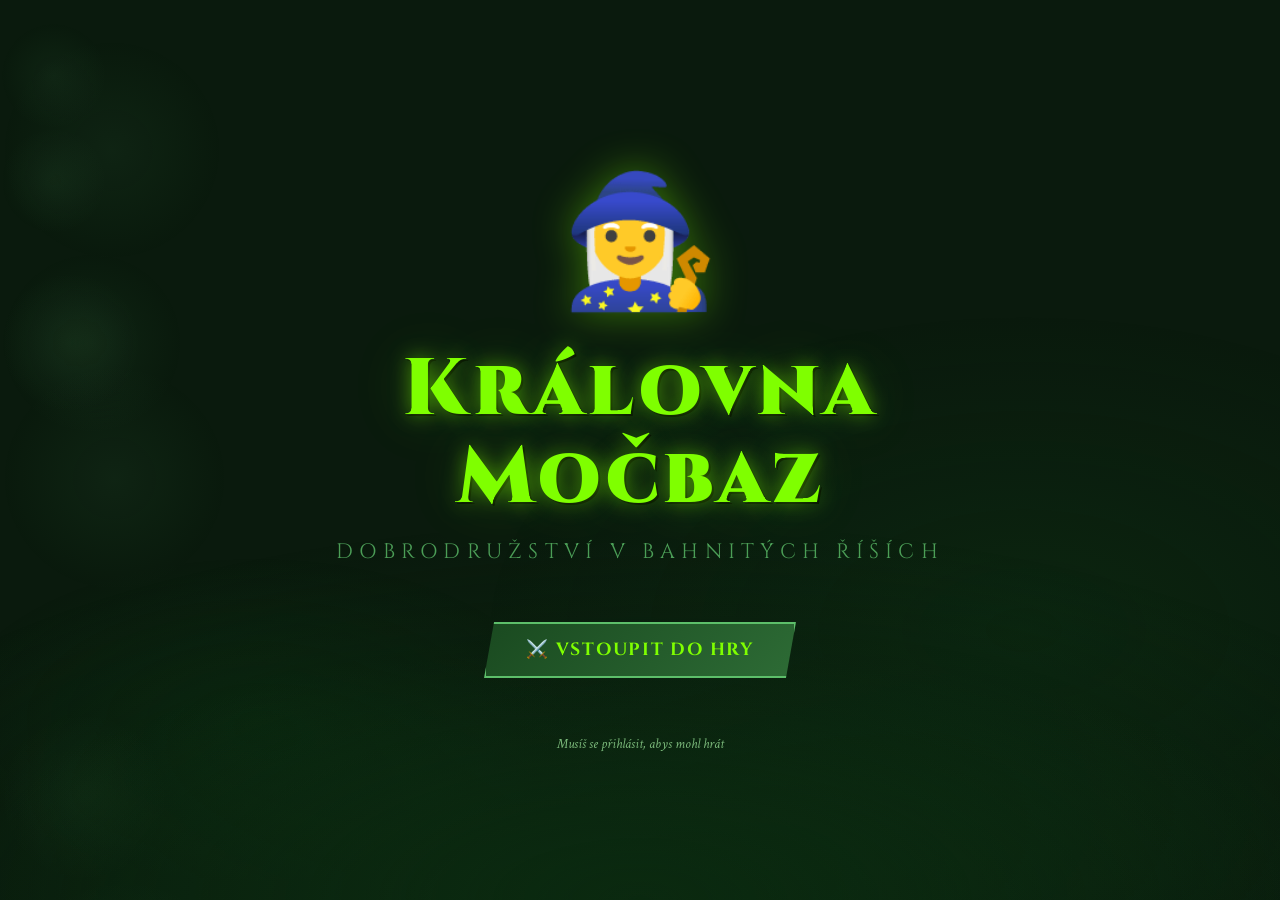
<file: index.html>
<!DOCTYPE html>
<html lang="cs">
<head>
<meta charset="UTF-8">
<meta name="viewport" content="width=device-width, initial-scale=1.0">
<title>Královna Močbaz</title>
<link href="https://fonts.googleapis.com/css2?family=MedievalSharp&family=Cinzel:wght@400;700;900&family=Crimson+Text:ital,wght@0,400;0,600;1,400&display=swap" rel="stylesheet">
<style>
  :root {
    --swamp-dark: #0a1a0d;
    --swamp-deep: #0d2410;
    --swamp-green: #1a4a20;
    --swamp-mid: #2d6b35;
    --swamp-light: #4a9955;
    --swamp-glow: #5dbf6a;
    --poison: #7fff00;
    --poison-dim: #4db800;
    --mud: #3d2b1f;
    --mud-light: #6b4c38;
    --gold: #d4a843;
    --gold-bright: #f0c84a;
    --blood: #8b1a1a;
    --blood-bright: #c0392b;
    --fog: rgba(100,180,100,0.08);
    --text-main: #c8e8c0;
    --text-dim: #7ab87a;
    --shadow: rgba(0,0,0,0.8);
  }

  * { margin:0; padding:0; box-sizing:border-box; }

  body {
    background: var(--swamp-dark);
    color: var(--text-main);
    font-family: 'Crimson Text', Georgia, serif;
    min-height: 100vh;
    overflow-x: hidden;
    position: relative;
  }

  /* Animated swamp background */
  body::before {
    content: '';
    position: fixed; inset: 0;
    background: 
      radial-gradient(ellipse 80% 40% at 50% 100%, rgba(20,80,30,0.4) 0%, transparent 70%),
      radial-gradient(ellipse 40% 30% at 20% 80%, rgba(10,60,20,0.3) 0%, transparent 60%),
      radial-gradient(ellipse 60% 50% at 80% 70%, rgba(15,70,25,0.25) 0%, transparent 70%);
    pointer-events: none;
    z-index: 0;
  }

  /* Floating fog particles */
  .fog-layer {
    position: fixed; inset: 0;
    pointer-events: none;
    z-index: 1;
    overflow: hidden;
  }
  .fog-particle {
    position: absolute;
    border-radius: 50%;
    background: radial-gradient(circle, rgba(100,200,120,0.06) 0%, transparent 70%);
    animation: fogFloat linear infinite;
  }

  @keyframes fogFloat {
    0% { transform: translateX(-100px) translateY(10px); opacity:0; }
    20% { opacity:1; }
    80% { opacity:0.6; }
    100% { transform: translateX(calc(100vw + 100px)) translateY(-20px); opacity:0; }
  }

  #app {
    position: relative;
    z-index: 10;
    min-height: 100vh;
  }

  /* ===== SCREENS ===== */
  .screen {
    display: none;
    min-height: 100vh;
    padding: 20px;
    animation: screenIn 0.6s ease;
  }
  .screen.active { display: flex; flex-direction: column; align-items: center; }

  @keyframes screenIn {
    from { opacity: 0; transform: translateY(20px); }
    to { opacity: 1; transform: translateY(0); }
  }

  /* ===== TITLE SCREEN ===== */
  .title-screen {
    justify-content: center;
    text-align: center;
    background: 
      radial-gradient(ellipse 100% 60% at 50% 100%, rgba(10,40,15,0.8) 0%, transparent 70%);
  }

  .game-title {
    font-family: 'Cinzel', serif;
    font-size: clamp(2.5rem, 8vw, 5rem);
    font-weight: 900;
    color: var(--poison);
    text-shadow: 
      0 0 20px rgba(127,255,0,0.5),
      0 0 60px rgba(127,255,0,0.2),
      2px 2px 0 rgba(0,0,0,0.8);
    letter-spacing: 0.05em;
    line-height: 1.1;
    margin-bottom: 0.2em;
    animation: titlePulse 3s ease-in-out infinite;
  }

  .game-subtitle {
    font-family: 'Cinzel', serif;
    font-size: clamp(0.9rem, 2.5vw, 1.3rem);
    color: var(--swamp-glow);
    letter-spacing: 0.3em;
    text-transform: uppercase;
    margin-bottom: 3rem;
    opacity: 0.8;
  }

  @keyframes titlePulse {
    0%,100% { text-shadow: 0 0 20px rgba(127,255,0,0.5), 0 0 60px rgba(127,255,0,0.2), 2px 2px 0 rgba(0,0,0,0.8); }
    50% { text-shadow: 0 0 30px rgba(127,255,0,0.8), 0 0 100px rgba(127,255,0,0.4), 2px 2px 0 rgba(0,0,0,0.8); }
  }

  .queen-art {
    font-size: 8rem;
    margin: 1rem 0;
    filter: drop-shadow(0 0 20px rgba(127,255,0,0.4));
    animation: queenFloat 4s ease-in-out infinite;
  }

  @keyframes queenFloat {
    0%,100% { transform: translateY(0) rotate(-2deg); }
    50% { transform: translateY(-15px) rotate(2deg); }
  }

  .btn-primary {
    background: linear-gradient(135deg, var(--swamp-green), var(--swamp-mid));
    color: var(--poison);
    border: 2px solid var(--swamp-glow);
    padding: 14px 40px;
    font-family: 'Cinzel', serif;
    font-size: 1.1rem;
    font-weight: 700;
    letter-spacing: 0.1em;
    cursor: pointer;
    clip-path: polygon(10px 0, 100% 0, calc(100% - 10px) 100%, 0 100%);
    transition: all 0.2s;
    text-transform: uppercase;
    margin: 8px;
    position: relative;
    overflow: hidden;
  }

  .btn-primary::before {
    content: '';
    position: absolute; inset: 0;
    background: linear-gradient(135deg, transparent, rgba(127,255,0,0.1));
    opacity: 0;
    transition: opacity 0.2s;
  }

  .btn-primary:hover {
    background: linear-gradient(135deg, var(--swamp-mid), var(--swamp-light));
    transform: translateY(-2px);
    box-shadow: 0 8px 20px rgba(0,0,0,0.5), 0 0 20px rgba(127,255,0,0.2);
  }
  .btn-primary:hover::before { opacity: 1; }
  .btn-primary:active { transform: translateY(0); }

  .btn-danger {
    background: linear-gradient(135deg, var(--blood), #c0392b);
    border-color: #e74c3c;
    color: #ffcccc;
  }
  .btn-danger:hover { background: linear-gradient(135deg, #c0392b, #e74c3c); }

  .btn-gold {
    background: linear-gradient(135deg, #7a5c10, var(--gold));
    border-color: var(--gold-bright);
    color: #1a0f00;
  }
  .btn-gold:hover { background: linear-gradient(135deg, var(--gold), var(--gold-bright)); }

  /* ===== REGISTRATION / LOGIN ===== */
  .auth-card {
    background: linear-gradient(160deg, rgba(15,35,18,0.95), rgba(10,26,13,0.98));
    border: 1px solid var(--swamp-mid);
    border-top: 3px solid var(--swamp-glow);
    padding: 40px;
    max-width: 440px;
    width: 100%;
    box-shadow: 0 20px 60px rgba(0,0,0,0.8), inset 0 1px 0 rgba(93,191,106,0.1);
  }

  .auth-title {
    font-family: 'Cinzel', serif;
    font-size: 1.8rem;
    color: var(--swamp-glow);
    text-align: center;
    margin-bottom: 0.3rem;
  }

  .auth-subtitle {
    text-align: center;
    color: var(--text-dim);
    font-style: italic;
    margin-bottom: 2rem;
    font-size: 0.95rem;
  }

  .form-group {
    margin-bottom: 20px;
  }

  .form-label {
    display: block;
    color: var(--text-dim);
    font-size: 0.85rem;
    letter-spacing: 0.1em;
    text-transform: uppercase;
    margin-bottom: 8px;
    font-family: 'Cinzel', serif;
  }

  .form-input {
    width: 100%;
    background: rgba(10,30,12,0.8);
    border: 1px solid var(--swamp-mid);
    border-bottom: 2px solid var(--swamp-glow);
    color: var(--text-main);
    padding: 12px 16px;
    font-family: 'Crimson Text', serif;
    font-size: 1.1rem;
    outline: none;
    transition: all 0.2s;
  }

  .form-input:focus {
    border-color: var(--poison);
    background: rgba(15,40,18,0.9);
    box-shadow: 0 0 15px rgba(127,255,0,0.1);
  }

  .form-input::placeholder { color: rgba(122,184,122,0.4); }

  .auth-tabs {
    display: flex;
    margin-bottom: 30px;
    border-bottom: 1px solid var(--swamp-mid);
  }

  .auth-tab {
    flex: 1;
    padding: 12px;
    background: none;
    border: none;
    color: var(--text-dim);
    font-family: 'Cinzel', serif;
    font-size: 0.9rem;
    cursor: pointer;
    transition: all 0.2s;
    border-bottom: 2px solid transparent;
    margin-bottom: -1px;
  }

  .auth-tab.active {
    color: var(--swamp-glow);
    border-bottom-color: var(--swamp-glow);
  }

  .error-msg {
    color: #e74c3c;
    font-size: 0.9rem;
    margin-top: 10px;
    text-align: center;
    min-height: 20px;
  }

  .success-msg {
    color: var(--poison);
    font-size: 0.9rem;
    margin-top: 10px;
    text-align: center;
  }

  /* ===== NAME SELECTION ===== */
  .name-card {
    background: linear-gradient(160deg, rgba(15,35,18,0.95), rgba(10,26,13,0.98));
    border: 1px solid var(--swamp-mid);
    border-top: 3px solid var(--gold);
    padding: 40px;
    max-width: 500px;
    width: 100%;
    text-align: center;
  }

  /* ===== GAME SCREEN ===== */
  #gameScreen {
    max-width: 900px;
    width: 100%;
    margin: 0 auto;
  }

  .game-header {
    display: flex;
    justify-content: space-between;
    align-items: center;
    padding: 12px 20px;
    background: rgba(10,26,13,0.9);
    border: 1px solid var(--swamp-mid);
    border-bottom: 2px solid var(--swamp-green);
    margin-bottom: 20px;
    flex-wrap: wrap;
    gap: 10px;
  }

  .player-info {
    display: flex;
    align-items: center;
    gap: 15px;
  }

  .player-name {
    font-family: 'Cinzel', serif;
    color: var(--gold);
    font-size: 1rem;
  }

  .lives-display {
    display: flex;
    gap: 6px;
    align-items: center;
  }

  .life-icon {
    font-size: 1.4rem;
    transition: all 0.3s;
    filter: drop-shadow(0 0 4px rgba(255,100,100,0.5));
  }

  .life-icon.lost {
    filter: grayscale(1) opacity(0.3);
    transform: scale(0.8);
  }

  .lives-label {
    font-size: 0.8rem;
    color: var(--text-dim);
    font-family: 'Cinzel', serif;
    letter-spacing: 0.1em;
  }

  .hp-bar-container {
    display: flex;
    align-items: center;
    gap: 10px;
  }

  .hp-label {
    font-size: 0.8rem;
    color: var(--text-dim);
    font-family: 'Cinzel', serif;
    white-space: nowrap;
  }

  .hp-bar {
    width: 120px;
    height: 12px;
    background: rgba(0,0,0,0.5);
    border: 1px solid var(--swamp-mid);
    border-radius: 2px;
    overflow: hidden;
  }

  .hp-fill {
    height: 100%;
    background: linear-gradient(90deg, var(--blood-bright), #e74c3c);
    transition: width 0.5s ease;
    box-shadow: 0 0 6px rgba(200,50,50,0.5);
  }

  /* Location display */
  .location-banner {
    text-align: center;
    padding: 20px;
    margin-bottom: 20px;
    background: linear-gradient(135deg, rgba(10,30,15,0.8), rgba(15,45,20,0.8));
    border: 1px solid var(--swamp-green);
    position: relative;
    overflow: hidden;
  }

  .location-banner::before {
    content: '';
    position: absolute;
    top: 0; left: 0; right: 0; height: 2px;
    background: linear-gradient(90deg, transparent, var(--swamp-glow), transparent);
    animation: scanline 3s linear infinite;
  }

  @keyframes scanline {
    0% { transform: translateX(-100%); }
    100% { transform: translateX(100%); }
  }

  .location-icon { font-size: 3.5rem; margin-bottom: 8px; display: block; }

  .location-name {
    font-family: 'Cinzel', serif;
    font-size: 1.6rem;
    color: var(--poison);
    text-shadow: 0 0 15px rgba(127,255,0,0.4);
  }

  .location-desc {
    color: var(--text-dim);
    font-style: italic;
    margin-top: 6px;
    font-size: 1rem;
  }

  /* Story box */
  .story-box {
    background: rgba(5,18,8,0.9);
    border: 1px solid var(--swamp-green);
    border-left: 4px solid var(--swamp-glow);
    padding: 20px 24px;
    margin-bottom: 20px;
    font-size: 1.1rem;
    line-height: 1.8;
    color: var(--text-main);
    min-height: 80px;
  }

  .story-text { animation: textReveal 0.5s ease; }

  @keyframes textReveal {
    from { opacity: 0; }
    to { opacity: 1; }
  }

  /* Actions */
  .actions-grid {
    display: grid;
    grid-template-columns: repeat(auto-fill, minmax(200px, 1fr));
    gap: 12px;
    margin-bottom: 20px;
  }

  .action-btn {
    background: linear-gradient(135deg, rgba(15,45,20,0.8), rgba(20,60,25,0.8));
    border: 1px solid var(--swamp-mid);
    color: var(--text-main);
    padding: 14px 18px;
    font-family: 'Crimson Text', serif;
    font-size: 1rem;
    cursor: pointer;
    text-align: left;
    transition: all 0.2s;
    display: flex;
    align-items: center;
    gap: 10px;
  }

  .action-btn:hover {
    background: linear-gradient(135deg, rgba(25,70,30,0.9), rgba(35,90,40,0.9));
    border-color: var(--swamp-glow);
    transform: translateX(4px);
    box-shadow: -4px 0 15px rgba(93,191,106,0.2);
  }

  .action-icon { font-size: 1.4rem; }

  /* Combat screen */
  .combat-arena {
    background: linear-gradient(160deg, rgba(30,5,5,0.9), rgba(15,5,5,0.95));
    border: 2px solid var(--blood);
    padding: 24px;
    margin-bottom: 20px;
    position: relative;
    overflow: hidden;
  }

  .combat-arena::before {
    content: '';
    position: absolute; inset: 0;
    background: repeating-linear-gradient(
      45deg,
      transparent,
      transparent 20px,
      rgba(139,26,26,0.03) 20px,
      rgba(139,26,26,0.03) 40px
    );
    pointer-events: none;
  }

  .enemy-section {
    text-align: center;
    margin-bottom: 20px;
  }

  .enemy-art { font-size: 6rem; animation: enemyFloat 3s ease-in-out infinite; display: inline-block; }
  @keyframes enemyFloat {
    0%,100% { transform: translateY(0) scale(1); filter: drop-shadow(0 0 10px rgba(127,255,0,0.3)); }
    50% { transform: translateY(-10px) scale(1.05); filter: drop-shadow(0 0 25px rgba(127,255,0,0.6)); }
  }

  .enemy-name {
    font-family: 'Cinzel', serif;
    font-size: 1.4rem;
    color: #e74c3c;
    text-shadow: 0 0 15px rgba(200,50,50,0.5);
    margin: 8px 0 4px;
  }

  .enemy-hp-bar {
    width: 100%;
    height: 16px;
    background: rgba(0,0,0,0.5);
    border: 1px solid var(--blood);
    margin: 10px auto;
    max-width: 300px;
    position: relative;
    overflow: hidden;
  }

  .enemy-hp-fill {
    height: 100%;
    background: linear-gradient(90deg, var(--blood), var(--blood-bright));
    transition: width 0.5s ease;
  }

  .combat-log {
    background: rgba(0,0,0,0.4);
    border: 1px solid rgba(139,26,26,0.4);
    padding: 12px 16px;
    font-style: italic;
    color: #ffaaaa;
    margin: 15px 0;
    font-size: 0.95rem;
    min-height: 50px;
    animation: textReveal 0.3s ease;
  }

  .combat-actions {
    display: flex;
    gap: 10px;
    flex-wrap: wrap;
    justify-content: center;
  }

  /* Map */
  .map-grid {
    display: grid;
    grid-template-columns: repeat(3, 1fr);
    gap: 10px;
    margin-bottom: 20px;
  }

  .map-tile {
    background: rgba(10,30,15,0.8);
    border: 1px solid var(--swamp-mid);
    padding: 16px 10px;
    text-align: center;
    cursor: pointer;
    transition: all 0.2s;
    font-family: 'Cinzel', serif;
    font-size: 0.8rem;
    color: var(--text-dim);
  }

  .map-tile:hover:not(.locked) {
    background: rgba(20,55,25,0.9);
    border-color: var(--swamp-glow);
    transform: translateY(-3px);
  }

  .map-tile.current {
    border-color: var(--gold);
    background: rgba(25,60,20,0.9);
    color: var(--gold);
  }

  .map-tile.locked {
    opacity: 0.4;
    cursor: not-allowed;
  }

  .map-tile.boss-tile {
    border-color: var(--blood);
    background: rgba(30,5,5,0.8);
    color: #e74c3c;
  }

  .map-tile.boss-tile:hover {
    background: rgba(50,10,10,0.9);
    border-color: var(--blood-bright);
  }

  .map-icon { font-size: 2rem; display: block; margin-bottom: 6px; }

  /* Modal */
  .modal-overlay {
    display: none;
    position: fixed; inset: 0;
    background: rgba(0,0,0,0.85);
    z-index: 100;
    align-items: center;
    justify-content: center;
    padding: 20px;
  }
  .modal-overlay.active { display: flex; }

  .modal-box {
    background: linear-gradient(160deg, rgba(15,35,18,0.98), rgba(10,26,13,0.99));
    border: 2px solid var(--swamp-glow);
    padding: 40px;
    max-width: 480px;
    width: 100%;
    text-align: center;
    animation: modalIn 0.4s ease;
  }

  .modal-box.danger { border-color: var(--blood); }
  .modal-box.victory { border-color: var(--gold); }

  @keyframes modalIn {
    from { opacity:0; transform: scale(0.8); }
    to { opacity:1; transform: scale(1); }
  }

  .modal-title {
    font-family: 'Cinzel', serif;
    font-size: 2rem;
    margin-bottom: 15px;
  }
  .modal-title.green { color: var(--poison); text-shadow: 0 0 20px rgba(127,255,0,0.5); }
  .modal-title.red { color: #e74c3c; text-shadow: 0 0 20px rgba(200,50,50,0.5); }
  .modal-title.gold { color: var(--gold-bright); text-shadow: 0 0 20px rgba(212,168,67,0.5); }

  .modal-text {
    color: var(--text-dim);
    margin-bottom: 25px;
    line-height: 1.7;
    font-size: 1.05rem;
  }

  /* Section headers */
  .section-title {
    font-family: 'Cinzel', serif;
    color: var(--swamp-glow);
    font-size: 1.1rem;
    letter-spacing: 0.15em;
    text-transform: uppercase;
    margin: 20px 0 12px;
    padding-bottom: 6px;
    border-bottom: 1px solid var(--swamp-green);
  }

  /* Scrollable users list */
  .users-list {
    max-height: 200px;
    overflow-y: auto;
    background: rgba(0,0,0,0.3);
    border: 1px solid var(--swamp-mid);
    padding: 8px;
    margin-bottom: 16px;
  }

  .user-item {
    display: flex;
    justify-content: space-between;
    padding: 8px 12px;
    border-bottom: 1px solid rgba(45,107,53,0.3);
    font-size: 0.95rem;
    color: var(--text-dim);
  }

  .user-item:last-child { border-bottom: none; }
  .user-rank { color: var(--gold); font-family: 'Cinzel', serif; font-size: 0.8rem; }

  /* Status effects */
  .status-bar {
    display: flex;
    gap: 8px;
    margin-bottom: 15px;
    flex-wrap: wrap;
  }

  .status-badge {
    background: rgba(127,255,0,0.15);
    border: 1px solid var(--poison-dim);
    color: var(--poison);
    padding: 4px 10px;
    font-size: 0.78rem;
    font-family: 'Cinzel', serif;
    letter-spacing: 0.05em;
  }

  .status-badge.debuff {
    background: rgba(200,50,50,0.15);
    border-color: var(--blood-bright);
    color: #ff9999;
  }

  /* Tabs for main game */
  .game-tabs {
    display: flex;
    gap: 4px;
    margin-bottom: 20px;
    border-bottom: 2px solid var(--swamp-green);
  }

  .game-tab {
    background: none;
    border: none;
    border-bottom: 3px solid transparent;
    color: var(--text-dim);
    font-family: 'Cinzel', serif;
    font-size: 0.85rem;
    padding: 10px 18px;
    cursor: pointer;
    transition: all 0.2s;
    margin-bottom: -2px;
    letter-spacing: 0.05em;
  }

  .game-tab:hover { color: var(--text-main); }
  .game-tab.active { color: var(--swamp-glow); border-bottom-color: var(--swamp-glow); }

  .tab-content { display: none; }
  .tab-content.active { display: block; }

  /* Chest / reward */
  .reward-item {
    display: flex;
    align-items: center;
    gap: 12px;
    padding: 12px;
    background: rgba(20,60,20,0.3);
    border: 1px solid var(--swamp-mid);
    margin-bottom: 8px;
  }

  .reward-icon { font-size: 1.8rem; }
  .reward-name { font-family: 'Cinzel', serif; font-size: 0.95rem; color: var(--gold); }
  .reward-desc { font-size: 0.85rem; color: var(--text-dim); }

  /* Inventory */
  .inventory-grid {
    display: grid;
    grid-template-columns: repeat(auto-fill, minmax(130px, 1fr));
    gap: 10px;
  }

  .inv-item {
    background: rgba(10,30,15,0.7);
    border: 1px solid var(--swamp-mid);
    padding: 14px 10px;
    text-align: center;
    cursor: pointer;
    transition: all 0.2s;
  }

  .inv-item:hover {
    border-color: var(--gold);
    background: rgba(20,50,20,0.9);
  }

  .inv-icon { font-size: 2rem; display: block; margin-bottom: 6px; }
  .inv-name { font-size: 0.8rem; font-family: 'Cinzel', serif; color: var(--text-dim); }
  .inv-name.equipped { color: var(--gold); }

  /* Progress bar for boss */
  .boss-progress {
    margin: 15px 0;
    padding: 12px;
    background: rgba(30,5,5,0.5);
    border: 1px solid var(--blood);
    text-align: center;
    font-family: 'Cinzel', serif;
    font-size: 0.85rem;
    color: #e74c3c;
  }

  /* Scrollbar */
  ::-webkit-scrollbar { width: 6px; }
  ::-webkit-scrollbar-track { background: rgba(10,26,13,0.5); }
  ::-webkit-scrollbar-thumb { background: var(--swamp-mid); border-radius: 3px; }

  /* Separator */
  .sep {
    border: none;
    border-top: 1px solid var(--swamp-green);
    margin: 20px 0;
    opacity: 0.5;
  }

  /* ===== ADMIN PANEL ===== */
  .admin-panel {
    background: linear-gradient(160deg, rgba(30,20,5,0.98), rgba(20,12,2,0.99));
    border: 2px solid var(--gold);
    padding: 30px;
    max-width: 560px;
    width: 100%;
    max-height: 80vh;
    overflow-y: auto;
  }

  .admin-title {
    font-family: 'Cinzel', serif;
    font-size: 1.6rem;
    color: var(--gold-bright);
    text-shadow: 0 0 20px rgba(240,200,74,0.5);
    text-align: center;
    margin-bottom: 6px;
  }

  .admin-badge {
    display: inline-block;
    background: linear-gradient(135deg, #7a5c10, var(--gold));
    color: #1a0f00;
    font-family: 'Cinzel', serif;
    font-size: 0.7rem;
    font-weight: 700;
    letter-spacing: 0.1em;
    padding: 3px 10px;
    margin-bottom: 20px;
    clip-path: polygon(6px 0, 100% 0, calc(100% - 6px) 100%, 0 100%);
  }

  .admin-user-row {
    display: flex;
    align-items: center;
    gap: 10px;
    padding: 10px 14px;
    background: rgba(10,8,2,0.5);
    border: 1px solid rgba(212,168,67,0.25);
    margin-bottom: 8px;
    flex-wrap: wrap;
  }

  .admin-user-name {
    font-family: 'Cinzel', serif;
    color: var(--gold);
    font-size: 0.95rem;
    flex: 1;
    min-width: 100px;
  }

  .admin-user-stats {
    font-size: 0.8rem;
    color: var(--text-dim);
    flex: 2;
  }

  .admin-input {
    width: 80px;
    background: rgba(10,8,2,0.8);
    border: 1px solid var(--gold);
    color: var(--gold-bright);
    padding: 6px 8px;
    font-family: 'Cinzel', serif;
    font-size: 0.85rem;
    text-align: center;
    outline: none;
  }

  .btn-admin {
    background: linear-gradient(135deg, #5c4010, var(--gold));
    border: 1px solid var(--gold-bright);
    color: #1a0f00;
    padding: 6px 12px;
    font-family: 'Cinzel', serif;
    font-size: 0.75rem;
    cursor: pointer;
    font-weight: 700;
    transition: all 0.15s;
    white-space: nowrap;
  }
  .btn-admin:hover { background: linear-gradient(135deg, var(--gold), var(--gold-bright)); }

  .btn-admin-red {
    background: linear-gradient(135deg, var(--blood), var(--blood-bright));
    border-color: #e74c3c;
    color: #fff;
  }
  .btn-admin-red:hover { background: linear-gradient(135deg, var(--blood-bright), #e74c3c); }

  .btn-admin-green {
    background: linear-gradient(135deg, var(--swamp-green), var(--swamp-mid));
    border-color: var(--swamp-glow);
    color: var(--poison);
  }
  .btn-admin-green:hover { background: linear-gradient(135deg, var(--swamp-mid), var(--swamp-light)); }

  .admin-section-title {
    font-family: 'Cinzel', serif;
    color: var(--gold);
    font-size: 0.85rem;
    letter-spacing: 0.15em;
    text-transform: uppercase;
    margin: 18px 0 10px;
    padding-bottom: 5px;
    border-bottom: 1px solid rgba(212,168,67,0.3);
  }

  .admin-log {
    background: rgba(0,0,0,0.4);
    border: 1px solid rgba(212,168,67,0.2);
    padding: 8px 12px;
    font-size: 0.85rem;
    color: var(--poison);
    margin-top: 12px;
    min-height: 30px;
    font-style: italic;
  }

  /* ===== ANNOUNCE BANNER ===== */
  .announce-banner {
    display: none;
    background: linear-gradient(135deg, rgba(212,168,67,0.15), rgba(240,200,74,0.1));
    border: 1px solid var(--gold);
    border-left: 4px solid var(--gold-bright);
    padding: 12px 18px;
    margin-bottom: 16px;
    font-size: 1rem;
    color: var(--gold-bright);
    animation: screenIn 0.5s ease;
    cursor: pointer;
    position: relative;
  }
  .announce-banner .announce-close {
    position: absolute; top: 8px; right: 12px;
    font-size: 0.8rem; color: var(--text-dim); cursor: pointer;
  }
  .announce-banner.visible { display: block; }

  @keyframes shake {
    0%,100% { transform: translateX(0); }
    20%,60% { transform: translateX(-8px); }
    40%,80% { transform: translateX(8px); }
  }

  .shake { animation: shake 0.4s ease; }

  @keyframes flash-red {
    0%,100% { background: inherit; }
    50% { background: rgba(200,50,50,0.3); }
  }

  @keyframes flash-green {
    0%,100% { background: inherit; }
    50% { background: rgba(50,200,80,0.2); }
  }
</style>
</head>
<body>

<div class="fog-layer" id="fogLayer"></div>

<div id="app">

  <!-- ===== TITLE SCREEN ===== -->
  <div class="screen active title-screen" id="titleScreen">
    <div class="queen-art">🧙‍♀️</div>
    <h1 class="game-title">Královna<br>Močbaz</h1>
    <p class="game-subtitle">Dobrodružství v bahnitých říších</p>
    <div style="display:flex; flex-direction:column; align-items:center; gap:10px;">
      <button class="btn-primary" onclick="showScreen('authScreen')">⚔️ Vstoupit do hry</button>
    </div>
    <p style="margin-top:3rem; color:var(--text-dim); font-style:italic; font-size:0.9rem;">
      Musíš se přihlásit, abys mohl hrát
    </p>
  </div>

  <!-- ===== AUTH SCREEN ===== -->
  <div class="screen" id="authScreen" style="justify-content:center; padding-top:40px;">
    <div class="auth-card">
      <div class="auth-tabs">
        <button class="auth-tab active" onclick="switchTab('login')">Přihlášení</button>
        <button class="auth-tab" onclick="switchTab('register')">Registrace</button>
      </div>

      <div id="loginForm">
        <h2 class="auth-title">🌿 Vstup do bažin</h2>
        <p class="auth-subtitle">Přihlaste se ke svému účtu</p>
        <div class="form-group">
          <label class="form-label">Uživatelské jméno</label>
          <input type="text" class="form-input" id="loginUser" placeholder="Tvoje jméno...">
        </div>
        <div class="form-group">
          <label class="form-label">Heslo</label>
          <input type="password" class="form-input" id="loginPass" placeholder="••••••••">
        </div>
        <div id="loginError" class="error-msg"></div>
        <button class="btn-primary" style="width:100%" onclick="login()">Vstoupit ⚔️</button>
      </div>

      <div id="registerForm" style="display:none">
        <h2 class="auth-title">🌱 Nový dobrodruh</h2>
        <p class="auth-subtitle">Vytvoř si svůj účet</p>
        <div class="form-group">
          <label class="form-label">Uživatelské jméno</label>
          <input type="text" class="form-input" id="regUser" placeholder="Vymysli si jméno...">
        </div>
        <div class="form-group">
          <label class="form-label">Heslo</label>
          <input type="password" class="form-input" id="regPass" placeholder="Alespoň 4 znaky...">
        </div>
        <div class="form-group">
          <label class="form-label">Heslo znovu</label>
          <input type="password" class="form-input" id="regPass2" placeholder="Zopakuj heslo...">
        </div>
        <div id="regError" class="error-msg"></div>
        <div id="regSuccess" class="success-msg"></div>
        <button class="btn-primary" style="width:100%" onclick="register()">Zaregistrovat se 🌿</button>
      </div>

      <hr class="sep">
      <button class="btn-primary" style="width:100%; opacity:0.6" onclick="showScreen('titleScreen')">← Zpět</button>
    </div>
  </div>

  <!-- ===== NAME SELECTION ===== -->
  <div class="screen" id="nameScreen" style="justify-content:center;">
    <div class="name-card">
      <div style="font-size:4rem; margin-bottom:16px;">🏷️</div>
      <h2 style="font-family:'Cinzel',serif; color:var(--gold-bright); font-size:1.8rem; margin-bottom:8px;">Jméno hrdiny</h2>
      <p style="color:var(--text-dim); font-style:italic; margin-bottom:24px;">Jak chceš být znám v říši bažin?</p>
      <div class="form-group">
        <input type="text" class="form-input" id="heroNameInput" placeholder="Zadej jméno svého hrdiny..." maxlength="20" style="text-align:center; font-size:1.3rem;">
      </div>
      <p style="color:var(--text-dim); font-size:0.85rem; margin-bottom:20px;">Toto jméno bude viditelné v síni slávy</p>
      <button class="btn-primary btn-gold" onclick="confirmHeroName()">Vstoupit do bažin ⚔️</button>
    </div>
  </div>

  <!-- ===== MAIN GAME SCREEN ===== -->
  <div class="screen" id="gameScreen">
    <div style="width:100%">
      <div class="game-header">
        <div class="player-info">
          <span class="player-name" id="displayName">Hrdina</span>
          <div class="lives-display">
            <span class="lives-label">ŽIVOTY:</span>
            <span class="life-icon" id="life1">❤️</span>
            <span class="life-icon" id="life2">❤️</span>
            <span class="life-icon" id="life3">❤️</span>
          </div>
        </div>
        <div class="hp-bar-container">
          <span class="hp-label">HP:</span>
          <div class="hp-bar"><div class="hp-fill" id="hpFill" style="width:100%"></div></div>
          <span id="hpText" style="font-size:0.85rem; color:var(--text-dim);">100/100</span>
        </div>
        <div style="display:flex; gap:8px;">
          <button class="btn-primary btn-gold" id="adminBtn" style="padding:8px 16px; font-size:0.8rem; display:none;" onclick="showAdminPanel()">👑 Admin</button>
          <button class="btn-primary" style="padding:8px 16px; font-size:0.8rem;" onclick="showLogout()">Odhlásit</button>
        </div>
      </div>

      <div id="announceBanner" class="announce-banner">
        <span class="announce-close" onclick="dismissAnnounce()">✕ zavřít</span>
        <strong>📢 Správce bažin:</strong> <span id="announceBannerText"></span>
      </div>

      <div class="game-tabs">
        <button class="game-tab active" onclick="switchGameTab('explore')">🗺️ Výprava</button>
        <button class="game-tab" onclick="switchGameTab('inventory')">🎒 Inventář</button>
        <button class="game-tab" onclick="switchGameTab('progress')">📜 Postup</button>
        <button class="game-tab" onclick="switchGameTab('hall')">🏆 Síň slávy</button>
      </div>

      <!-- EXPLORE TAB -->
      <div class="tab-content active" id="tab-explore">
        <div class="location-banner">
          <span class="location-icon" id="locIcon">🌿</span>
          <div class="location-name" id="locName">Temné bažiny</div>
          <div class="location-desc" id="locDesc">Vstupní oblast plná mlhy a nebezpečí</div>
        </div>

        <div class="story-box">
          <div class="story-text" id="storyText">Vítej, hrdino. Temné bažiny tě vítají s vlhkým objetím mlhy. Někde daleko ve středu Močbaz trůní Královna Močbaz, jejíž kletba zahaluje celou říši. Tvým úkolem je projít různými oblastmi a porazit ji.</div>
        </div>

        <div id="statusBar" class="status-bar"></div>

        <div class="actions-grid" id="actionButtons"></div>
      </div>

      <!-- INVENTORY TAB -->
      <div class="tab-content" id="tab-inventory">
        <p class="section-title">⚔️ Vybavení</p>
        <div class="inventory-grid" id="inventoryGrid"></div>
        <hr class="sep">
        <p class="section-title">🧪 Lektvary</p>
        <div class="inventory-grid" id="potionsGrid"></div>
        <p style="color:var(--text-dim); font-style:italic; font-size:0.9rem; margin-top:10px;" id="invNote"></p>
        <hr class="sep">
        <p class="section-title">⚙️ Nastavení postavy</p>
        <div id="renameSection"></div>
      </div>

      <!-- PROGRESS TAB -->
      <div class="tab-content" id="tab-progress">
        <p class="section-title">📍 Mapa světa</p>
        <div class="map-grid" id="worldMap"></div>
        <div class="boss-progress" id="bossProgress"></div>
      </div>

      <!-- HALL OF FAME TAB -->
      <div class="tab-content" id="tab-hall">
        <p class="section-title">🏆 Síň slávy</p>
        <div class="users-list" id="hallList" style="max-height:400px;"></div>
        <p style="color:var(--text-dim); font-style:italic; font-size:0.85rem; margin-top:12px; text-align:center;">Seřazeno podle počtu porážek Královny Močbaz</p>
      </div>
    </div>
  </div>

</div>

<!-- ===== MODALS ===== -->
<div class="modal-overlay" id="combatModal">
  <div class="modal-box danger">
    <div class="combat-arena">
      <div class="enemy-section">
        <span class="enemy-art" id="enemyArt">👾</span>
        <div class="enemy-name" id="enemyName">Nepřítel</div>
        <div class="enemy-hp-bar"><div class="enemy-hp-fill" id="enemyHpFill" style="width:100%"></div></div>
        <span id="enemyHpText" style="font-size:0.85rem; color:#ff9999;"></span>
      </div>
      <div class="combat-log" id="combatLog">Boj začíná...</div>
      <div class="combat-actions">
        <button class="btn-primary" onclick="combatAction('attack')">⚔️ Útok</button>
        <button class="btn-primary" onclick="combatAction('magic')">🔮 Magie</button>
        <button class="btn-primary" onclick="combatAction('potion')" id="combatPotionBtn">🧪 Lektvar</button>
        <button class="btn-primary btn-danger" onclick="combatAction('flee')">💨 Útěk</button>
      </div>
    </div>
  </div>
</div>

<div class="modal-overlay" id="resultModal">
  <div class="modal-box" id="resultBox">
    <div class="modal-title" id="resultTitle">Výsledek</div>
    <div style="font-size:4rem; margin:15px 0;" id="resultIcon">🎉</div>
    <div class="modal-text" id="resultText"></div>
    <button class="btn-primary" id="resultBtn" onclick="closeResult()">Pokračovat</button>
  </div>
</div>

<div class="modal-overlay" id="adminModal">
  <div class="admin-panel">
    <div style="text-align:center; margin-bottom:4px;">
      <div class="admin-title">👑 Admin Panel</div>
      <span class="admin-badge">✦ SPRÁVCE HRY ✦</span>
    </div>

    <!-- SEARCH PLAYER -->
    <div class="admin-section-title">🔍 Najít hráče</div>
    <div style="display:flex; gap:8px; margin-bottom:8px; flex-wrap:wrap; align-items:center;">
      <input type="text" class="admin-input" id="adminSearchInput" placeholder="Jméno hrdiny..." style="width:160px; font-size:0.9rem;">
      <button class="btn-admin" onclick="adminSearchPlayer()">🔍 Hledat</button>
      <button class="btn-admin btn-admin-green" onclick="adminToggleAllPlayers()">👥 Ukázat všechny</button>
    </div>
    <div id="adminPlayerList"></div>

    <!-- GLOBAL ANNOUNCE -->
    <div class="admin-section-title">📢 Globální oznámení</div>
    <div style="margin-bottom:8px;">
      <textarea id="announceInput" style="width:100%; background:rgba(10,8,2,0.8); border:1px solid var(--gold); color:var(--gold-bright); padding:10px; font-family:'Crimson Text',serif; font-size:1rem; resize:vertical; min-height:60px; outline:none;" placeholder="Napiš zprávu pro všechny hráče..."></textarea>
    </div>
    <div style="display:flex; gap:8px; flex-wrap:wrap;">
      <button class="btn-admin btn-admin-green" onclick="adminSendAnnounce()">📢 Odeslat zprávu</button>
      <button class="btn-admin btn-admin-red" onclick="adminClearAnnounce()">🗑 Smazat oznámení</button>
    </div>
    <div id="currentAnnounce" style="margin-top:8px; font-size:0.82rem; color:var(--text-dim); font-style:italic;"></div>

    <!-- GLOBAL ACTIONS -->
    <div class="admin-section-title">⚙️ Globální akce</div>
    <div style="display:flex; gap:8px; flex-wrap:wrap;">
      <button class="btn-admin btn-admin-green" onclick="adminUnlockAllForAll()">🗺️ Odemknout vše všem</button>
      <button class="btn-admin btn-admin-red" onclick="adminResetAllConfirm()">💀 Reset všech hráčů</button>
    </div>

    <div class="admin-log" id="adminLog">Vítej, správče bažin.</div>

    <hr style="border-color:rgba(212,168,67,0.2); margin:20px 0;">
    <button class="btn-primary" style="width:100%; padding:10px;" onclick="document.getElementById('adminModal').classList.remove('active')">Zavřít panel</button>
  </div>
</div>


<div class="modal-overlay" id="renameModal">
  <div class="modal-box">
    <div class="modal-title green">✏️ Změnit jméno hrdiny</div>
    <div class="modal-text" id="renameInfo">Můžeš si změnit jméno hrdiny <strong style="color:var(--gold)">pouze jednou</strong>. Po potvrzení to nelze vrátit zpět.</div>
    <div class="form-group" style="margin:16px 0;">
      <label class="form-label">Nové jméno hrdiny</label>
      <input type="text" class="form-input" id="renameInput" placeholder="Nové jméno..." maxlength="20" style="text-align:center; font-size:1.2rem;">
    </div>
    <div id="renameError" class="error-msg"></div>
    <button class="btn-primary btn-gold" onclick="confirmRename()">✏️ Potvrdit změnu</button>
    <button class="btn-primary" onclick="document.getElementById('renameModal').classList.remove('active')" style="margin-top:4px;">Zrušit</button>
  </div>
</div>

<div class="modal-overlay" id="announceViewModal">
  <div class="modal-box">
    <div style="font-size:3rem; margin-bottom:10px;">📢</div>
    <div class="modal-title gold" style="color:var(--gold-bright);">Zpráva od správce</div>
    <div class="modal-text" id="announceViewText" style="font-size:1.1rem; line-height:1.8; color:var(--text-main);"></div>
    <button class="btn-primary btn-gold" onclick="dismissAnnounce()">Rozumím 👍</button>
  </div>
</div>

<div class="modal-overlay" id="logoutModal">
  <div class="modal-box">
    <div class="modal-title" style="color:var(--text-dim);">Odhlásit se?</div>
    <div class="modal-text">Tvůj postup bude uložen. Vrátíš se na titulní obrazovku.</div>
    <button class="btn-primary btn-danger" onclick="logout()">Odhlásit ⬅</button>
    <button class="btn-primary" onclick="document.getElementById('logoutModal').classList.remove('active')">Zrušit</button>
  </div>
</div>

<script>
// ==================== ADMIN ACCOUNTS ====================
const ADMIN_ACCOUNTS = ['Tomik', 'TomasekPlays', 'tomik', 'tomasekplays'];
function isAdmin(username) { return ADMIN_ACCOUNTS.includes(username); }

// ==================== DATA ====================

const LOCATIONS = [
  { id:'swamp',  name:'Temné bažiny',     icon:'🌿', desc:'Vstupní oblast plná mlhy a nebezpečí',          enemies:['Bahenní netvor','Jedovatá žába','Blátivý golem'], bossRequired:0 },
  { id:'forest', name:'Prokletý les',      icon:'🌲', desc:'Husté stromy skrývají temná stvoření',           enemies:['Lesní duch','Vlk stínů','Stromový démon'],    bossRequired:1 },
  { id:'cave',   name:'Jeskyně hrůzy',     icon:'⛰️', desc:'Temná jeskyně plná kostí a tmy',               enemies:['Jeskyňní troll','Netopýří kníže','Kamenný golem'], bossRequired:2 },
  { id:'island', name:'Ostrov zapomnění',  icon:'🏝️', desc:'Tajemný ostrov uprostřed bažin',               enemies:['Mořský drak','Duch ostrova','Stínový rytíř'],  bossRequired:3 },
  { id:'ruins',  name:'Zříceniny prokletí',icon:'🏚️', desc:'Zbytky staré pevnosti zla',                    enemies:['Přízrak vojáka','Kletebný mág','Rytíř tmy'],   bossRequired:4 },
  { id:'palace', name:'Palác Močbaz',      icon:'🏰', desc:'Sídlo samotné Královny Močbaz',                 enemies:['Strážce trůnu','Temný rytíř'], isBoss:true,    bossRequired:5 },
];

const ENEMIES_DATA = {
  'Bahenní netvor':   { icon:'🐸', hp:40,  dmg:[8,15],  reward:{gold:15, xp:20, chance:0.3} },
  'Jedovatá žába':    { icon:'🐊', hp:30,  dmg:[6,12],  reward:{gold:10, xp:15, chance:0.4} },
  'Blátivý golem':    { icon:'🪨', hp:55,  dmg:[12,20], reward:{gold:20, xp:30, chance:0.25} },
  'Lesní duch':       { icon:'👻', hp:50,  dmg:[10,18], reward:{gold:18, xp:25, chance:0.35} },
  'Vlk stínů':        { icon:'🐺', hp:60,  dmg:[14,22], reward:{gold:22, xp:35, chance:0.3} },
  'Stromový démon':   { icon:'🌳', hp:70,  dmg:[16,25], reward:{gold:28, xp:45, chance:0.2} },
  'Jeskyňní troll':   { icon:'👹', hp:75,  dmg:[18,28], reward:{gold:30, xp:50, chance:0.3} },
  'Netopýří kníže':   { icon:'🦇', hp:65,  dmg:[15,24], reward:{gold:25, xp:40, chance:0.35} },
  'Kamenný golem':    { icon:'⚙️', hp:90,  dmg:[20,30], reward:{gold:35, xp:60, chance:0.2} },
  'Mořský drak':      { icon:'🐉', hp:100, dmg:[22,35], reward:{gold:45, xp:75, chance:0.25} },
  'Duch ostrova':     { icon:'🌊', hp:80,  dmg:[18,28], reward:{gold:35, xp:60, chance:0.3} },
  'Stínový rytíř':    { icon:'⚔️', hp:95,  dmg:[25,38], reward:{gold:50, xp:80, chance:0.2} },
  'Přízrak vojáka':   { icon:'💀', hp:85,  dmg:[22,32], reward:{gold:40, xp:70, chance:0.25} },
  'Kletebný mág':     { icon:'🔮', hp:90,  dmg:[20,35], reward:{gold:45, xp:80, chance:0.3} },
  'Rytíř tmy':        { icon:'🛡️', hp:110, dmg:[28,40], reward:{gold:55, xp:90, chance:0.2} },
  'Strážce trůnu':    { icon:'👑', hp:120, dmg:[30,45], reward:{gold:60, xp:100, chance:0.15} },
  'Temný rytíř':      { icon:'⚔️', hp:130, dmg:[32,48], reward:{gold:70, xp:110, chance:0.15} },
  'Královna Močbaz':  { icon:'🧙‍♀️', hp:200, dmg:[35,55], reward:{gold:200, xp:500, chance:1}, isBoss:true },
};

const ITEMS = [
  { id:'sword',    name:'Rezavý meč',     icon:'⚔️',  type:'weapon', bonus:5,  desc:'Základní zbraň (+5 útok)' },
  { id:'axe',      name:'Bahenní sekera', icon:'🪓',  type:'weapon', bonus:12, desc:'Pevná sekera (+12 útok)' },
  { id:'staff',    name:'Kouzelnická hůl',icon:'🔮',  type:'weapon', bonus:15, desc:'Magická hůl (+15 útok)' },
  { id:'shield',   name:'Prohnilý štít',  icon:'🛡️',  type:'armor',  bonus:8,  desc:'Chrání před zásahy (+8 obrana)' },
  { id:'armor',    name:'Bahenní brnění', icon:'🦺',  type:'armor',  bonus:15, desc:'Pevné brnění (+15 obrana)' },
  { id:'amulet',   name:'Amulet bažiny',  icon:'📿',  type:'amulet', bonus:10, desc:'Magický amulet (+10 HP max)' },
];

const POTIONS = [
  { id:'hpSmall',  name:'Malý lektvar HP',   icon:'🧪', heal:30,  buy:20 },
  { id:'hpBig',    name:'Velký lektvar HP',   icon:'⚗️', heal:60,  buy:40 },
  { id:'antidote', name:'Protijed',           icon:'💉', effect:'clearPoison', buy:25 },
];

// ==================== STATE ====================
let state = {
  users: JSON.parse(localStorage.getItem('mocbaz_users') || '{}'),
  currentUser: null,
};

function getPlayerData(username) {
  if (!state.users[username]) return null;
  return state.users[username].playerData || null;
}

function savePlayerData(data) {
  state.users[state.currentUser].playerData = data;
  localStorage.setItem('mocbaz_users', JSON.stringify(state.users));
}

function defaultPlayerData(heroName) {
  return {
    heroName,
    nameChanged: false,
    hp: 100, maxHp: 100,
    attack: 15, defense: 5,
    gold: 50, xp: 0, level: 1,
    lives: 3,
    inventory: ['sword'],
    equipped: { weapon: 'sword', armor: null, amulet: null },
    potions: ['hpSmall', 'hpSmall'],
    defeatedBosses: 0,
    defeatedEnemies: 0,
    currentLocation: 'swamp',
    visitedLocations: ['swamp'],
    statusEffects: [],
    wins: 0,
  };
}

let player = null;
let combat = null;

// ==================== UI UTILS ====================
function showScreen(id) {
  document.querySelectorAll('.screen').forEach(s => s.classList.remove('active'));
  document.getElementById(id).classList.add('active');
}

function switchTab(tab) {
  document.querySelectorAll('.auth-tab').forEach(t => t.classList.remove('active'));
  event.target.classList.add('active');
  document.getElementById('loginForm').style.display = tab === 'login' ? 'block' : 'none';
  document.getElementById('registerForm').style.display = tab === 'register' ? 'block' : 'none';
}

function switchGameTab(tab) {
  document.querySelectorAll('.game-tab').forEach(t => t.classList.remove('active'));
  event.target.classList.add('active');
  document.querySelectorAll('.tab-content').forEach(c => c.classList.remove('active'));
  document.getElementById('tab-' + tab).classList.add('active');
  if (tab === 'inventory') renderInventory();
  if (tab === 'progress') renderProgress();
  if (tab === 'hall') renderHallOfFame();
}

// ==================== AUTH ====================
function register() {
  const u = document.getElementById('regUser').value.trim();
  const p = document.getElementById('regPass').value;
  const p2 = document.getElementById('regPass2').value;
  const err = document.getElementById('regError');
  const suc = document.getElementById('regSuccess');
  err.textContent = ''; suc.textContent = '';
  if (!u || u.length < 3) { err.textContent = 'Jméno musí mít alespoň 3 znaky.'; return; }
  if (!p || p.length < 4) { err.textContent = 'Heslo musí mít alespoň 4 znaky.'; return; }
  if (p !== p2) { err.textContent = 'Hesla se neshodují.'; return; }
  if (state.users[u]) { err.textContent = 'Toto jméno je již obsazeno.'; return; }
  state.users[u] = { password: btoa(p), playerData: null };
  localStorage.setItem('mocbaz_users', JSON.stringify(state.users));
  suc.textContent = '✅ Registrace úspěšná! Nyní se přihlaste.';
}

function login() {
  const u = document.getElementById('loginUser').value.trim();
  const p = document.getElementById('loginPass').value;
  const err = document.getElementById('loginError');
  err.textContent = '';
  if (!state.users[u]) { err.textContent = 'Uživatel neexistuje.'; return; }
  if (state.users[u].password !== btoa(p)) { err.textContent = 'Špatné heslo.'; return; }
  state.currentUser = u;
  player = getPlayerData(u);
  if (!player) {
    showScreen('nameScreen');
  } else {
    startGame();
  }
}

function confirmHeroName() {
  const n = document.getElementById('heroNameInput').value.trim();
  if (!n || n.length < 2) { alert('Zadej jméno (alespoň 2 znaky)!'); return; }
  player = defaultPlayerData(n);
  savePlayerData(player);
  startGame();
}

function logout() {
  savePlayerData(player);
  state.currentUser = null;
  player = null;
  document.getElementById('logoutModal').classList.remove('active');
  showScreen('titleScreen');
}

function showLogout() { document.getElementById('logoutModal').classList.add('active'); }

// ==================== GAME ====================
function startGame() {
  document.getElementById('displayName').textContent = `⚔️ ${player.heroName}`;
  const adminBtn = document.getElementById('adminBtn');
  if (isAdmin(state.currentUser)) {
    adminBtn.style.display = 'inline-block';
    document.getElementById('displayName').textContent = `👑 ${player.heroName} [ADMIN]`;
  } else {
    adminBtn.style.display = 'none';
  }
  updateHpBar();
  updateLives();
  renderLocation();
  checkAnnouncement();
  showScreen('gameScreen');
}

function renderLocation() {
  const loc = LOCATIONS.find(l => l.id === player.currentLocation);
  document.getElementById('locIcon').textContent = loc.icon;
  document.getElementById('locName').textContent = loc.name;
  document.getElementById('locDesc').textContent = loc.desc;
  renderActions();
  renderStatusEffects();
}

function setStory(text) {
  const el = document.getElementById('storyText');
  el.textContent = text;
  el.classList.remove('story-text');
  void el.offsetWidth;
  el.classList.add('story-text');
}

function renderActions() {
  const loc = LOCATIONS.find(l => l.id === player.currentLocation);
  const buttons = [];

  if (loc.isBoss) {
    if (player.defeatedBosses >= loc.bossRequired) {
      buttons.push({ icon:'🔮', text:'Vyzvat Královnu Močbaz', fn:'startBossFight()' });
    }
    buttons.push({ icon:'🚶', text:'Odejít zpět', fn:'goBack()' });
  } else {
    buttons.push({ icon:'⚔️', text:'Hledat nepřítele', fn:'searchEnemy()' });
    buttons.push({ icon:'🔍', text:'Prozkoumat okolí', fn:'explore()' });
    buttons.push({ icon:'🛒', text:'Obchodník', fn:'openShop()' });
    if (player.currentLocation !== 'swamp') {
      buttons.push({ icon:'🚶', text:'Vrátit se zpět', fn:'goBack()' });
    }
    // Travel buttons
    LOCATIONS.forEach(nextLoc => {
      if (nextLoc.id !== player.currentLocation && player.defeatedBosses >= nextLoc.bossRequired) {
        buttons.push({ icon:nextLoc.icon, text:`Cestovat: ${nextLoc.name}`, fn:`travelTo('${nextLoc.id}')` });
      }
    });
  }

  document.getElementById('actionButtons').innerHTML = buttons.map(b =>
    `<button class="action-btn" onclick="${b.fn}">
      <span class="action-icon">${b.icon}</span> ${b.text}
    </button>`
  ).join('');
}

function renderStatusEffects() {
  const bar = document.getElementById('statusBar');
  if (!player.statusEffects || player.statusEffects.length === 0) { bar.innerHTML = ''; return; }
  bar.innerHTML = player.statusEffects.map(e => 
    `<span class="status-badge ${e.type === 'buff' ? '' : 'debuff'}">${e.icon} ${e.name} (${e.turns})</span>`
  ).join('');
}

function travelTo(locId) {
  player.currentLocation = locId;
  if (!player.visitedLocations.includes(locId)) player.visitedLocations.push(locId);
  const loc = LOCATIONS.find(l => l.id === locId);
  setStory(`Přicestoval jsi do oblasti ${loc.name}. ${loc.desc}.`);
  renderLocation();
  savePlayerData(player);
}

function goBack() {
  const idx = LOCATIONS.findIndex(l => l.id === player.currentLocation);
  if (idx > 0) {
    travelTo(LOCATIONS[idx - 1].id);
  }
}

function explore() {
  const discoveries = [
    '🌿 Nalezl jsi stará runa s legendou o Královně Močbaz...',
    '💰 Mezi kořeny stromu jsi našel pytlík zlata! (+25 zlatých)',
    '🧪 Starý mudrc ti dal lektvar za pomoc. (+1 lektvar HP)',
    '🗡️ Poblíž jsi nalezl skrytou zbraň z minulých bitev.',
    '💀 Nic jsi nenašel, jen kosti minulých dobrodruhů...',
    '🌙 Temné kouzlo tě trochu poškodilo! (-10 HP)',
    '✨ Magické světlušky tě uzdravily trochu! (+15 HP)',
    '📜 Starobylý svitek odhalil slabinu nepřátel v této oblasti.',
  ];
  const pick = discoveries[Math.floor(Math.random() * discoveries.length)];
  if (pick.includes('+25 zlatých')) player.gold += 25;
  if (pick.includes('+1 lektvar')) player.potions.push('hpSmall');
  if (pick.includes('-10 HP')) { player.hp = Math.max(1, player.hp - 10); updateHpBar(); }
  if (pick.includes('+15 HP')) { player.hp = Math.min(player.maxHp, player.hp + 15); updateHpBar(); }
  setStory(pick);
  savePlayerData(player);
}

// ==================== COMBAT ====================
function searchEnemy() {
  const loc = LOCATIONS.find(l => l.id === player.currentLocation);
  const enemyName = loc.enemies[Math.floor(Math.random() * loc.enemies.length)];
  startCombat(enemyName);
}

function startBossFight() {
  startCombat('Královna Močbaz', true);
}

function startCombat(enemyName, isBoss = false) {
  const eData = ENEMIES_DATA[enemyName];
  combat = {
    enemyName,
    isBoss,
    enemyHp: eData.hp,
    enemyMaxHp: eData.hp,
    eData,
    turn: 0,
    fled: false,
  };
  document.getElementById('enemyArt').textContent = eData.icon;
  document.getElementById('enemyName').textContent = enemyName;
  updateEnemyHp();
  document.getElementById('combatLog').textContent = `${eData.icon} ${enemyName} se zjevuje! Připrav se na boj!`;
  document.getElementById('combatModal').classList.add('active');
  document.getElementById('combatPotionBtn').disabled = player.potions.length === 0;
}

function updateEnemyHp() {
  const pct = Math.max(0, (combat.enemyHp / combat.enemyMaxHp) * 100);
  document.getElementById('enemyHpFill').style.width = pct + '%';
  document.getElementById('enemyHpText').textContent = `${Math.max(0, combat.enemyHp)} / ${combat.enemyMaxHp} HP`;
}

function updateHpBar() {
  const pct = Math.max(0, (player.hp / player.maxHp) * 100);
  document.getElementById('hpFill').style.width = pct + '%';
  document.getElementById('hpText').textContent = `${player.hp}/${player.maxHp}`;
}

function updateLives() {
  for (let i = 1; i <= 3; i++) {
    const el = document.getElementById('life' + i);
    el.classList.toggle('lost', i > player.lives);
  }
}

function combatAction(action) {
  if (!combat) return;
  let log = '';
  const weaponBonus = player.equipped.weapon ? (ITEMS.find(it => it.id === player.equipped.weapon)?.bonus || 0) : 0;
  const armorBonus = player.equipped.armor ? (ITEMS.find(it => it.id === player.equipped.armor)?.bonus || 0) : 0;

  if (action === 'attack') {
    const base = player.attack + weaponBonus;
    const dmg = Math.floor(Math.random() * (base * 0.5) + base * 0.75);
    combat.enemyHp -= dmg;
    log = `⚔️ Zaútočil jsi za ${dmg} poškození!`;
  } else if (action === 'magic') {
    const magicDmg = Math.floor(Math.random() * 25) + 20;
    combat.enemyHp -= magicDmg;
    log = `🔮 Magický výboj zasáhl za ${magicDmg} poškození!`;
  } else if (action === 'potion') {
    if (player.potions.length === 0) { document.getElementById('combatLog').textContent = '❌ Žádné lektvary nemáš!'; return; }
    const potionId = player.potions.shift();
    const potion = POTIONS.find(p => p.id === potionId);
    player.hp = Math.min(player.maxHp, player.hp + (potion.heal || 0));
    updateHpBar();
    document.getElementById('combatPotionBtn').disabled = player.potions.length === 0;
    log = `🧪 Vypil jsi ${potion.name}! +${potion.heal} HP`;
  } else if (action === 'flee') {
    if (combat.isBoss) { document.getElementById('combatLog').textContent = '👑 Před Královnou Močbaz nelze utéct!'; return; }
    if (Math.random() > 0.4) {
      combat.fled = true;
      document.getElementById('combatModal').classList.remove('active');
      setStory('💨 Podařilo se ti utéct! Naštěstí jsi ztratil jen trochu dechu.');
      savePlayerData(player);
      return;
    } else {
      log = '💨 Pokusil ses utéct, ale nepodařilo se!';
    }
  }

  updateEnemyHp();

  if (combat.enemyHp <= 0) {
    // Victory
    document.getElementById('combatModal').classList.remove('active');
    winCombat();
    return;
  }

  // Enemy attacks
  const [minD, maxD] = combat.eData.dmg;
  const rawDmg = Math.floor(Math.random() * (maxD - minD + 1)) + minD;
  const finalDmg = Math.max(1, rawDmg - armorBonus);
  player.hp -= finalDmg;
  updateHpBar();
  log += ` | ${combat.eData.icon} ${combat.enemyName} tě zasáhl za ${finalDmg} poškození!`;

  document.getElementById('combatLog').textContent = log;

  if (player.hp <= 0) {
    document.getElementById('combatModal').classList.remove('active');
    loseCombat();
  }
}

function winCombat() {
  const eData = combat.eData;
  const goldGain = eData.reward.gold + Math.floor(Math.random() * 10);
  const xpGain = eData.reward.xp;
  player.gold += goldGain;
  player.xp += xpGain;
  player.defeatedEnemies++;
  player.hp = Math.min(player.maxHp, player.hp + 20); // small heal
  updateHpBar();

  let extra = '';
  if (Math.random() < eData.reward.chance) {
    const randomItem = ITEMS[Math.floor(Math.random() * ITEMS.length)];
    if (!player.inventory.includes(randomItem.id)) {
      player.inventory.push(randomItem.id);
      extra = `\n🎁 Získal jsi: ${randomItem.icon} ${randomItem.name}!`;
    }
  }

  // Random potion drop
  if (Math.random() < 0.3) {
    player.potions.push('hpSmall');
    extra += '\n🧪 Nalezl jsi lektvar HP!';
  }

  if (combat.isBoss) {
    player.defeatedBosses++;
    player.wins++;
    savePlayerData(player);
    savePlayerData(player);
    showResult('victory', '👑 KRÁLOVNA PORAŽENA!', `Neuvěřitelné! Porazil jsi Královnu Močbaz!\n+${goldGain} 💰 zlato | +${xpGain} ⭐ XP${extra}\n\nJsi legendou bažin!`, '🏆');
    updateLeaderboard();
  } else {
    savePlayerData(player);
    showResult('win', '⚔️ Vítězství!', `Porazil jsi ${combat.enemyName}!\n+${goldGain} 💰 zlato | +${xpGain} ⭐ XP${extra}`, '🎉');
  }
}

function loseCombat() {
  player.hp = Math.floor(player.maxHp * 0.4); // restore some HP
  player.lives--;
  updateLives();
  updateHpBar();

  if (player.lives <= 0) {
    // Game over
    player.lives = 3;
    player.hp = player.maxHp;
    player.gold = Math.floor(player.gold * 0.5);
    player.currentLocation = 'swamp';
    updateLives();
    updateHpBar();
    savePlayerData(player);
    showResult('death', '💀 Hra skončena!', 'Ztratil jsi všechny životy...\nZbývá ti 50% zlata a začínáš znovu od začátku bažin.\n\nAle tvůj příběh pokračuje!', '💀');
  } else {
    savePlayerData(player);
    showResult('lose', `❤️ Zbývá ti ${player.lives} ${player.lives === 1 ? 'život' : player.lives < 5 ? 'životy' : 'životů'}`, 
      `Byl jsi poražen! Opravné kolo: zbývá ti ${player.lives} ${player.lives === 1 ? 'šance' : 'šance'}.\nObdržel jsi trochu HP zpět.`, '💔');
  }
}

function showResult(type, title, text, icon) {
  const box = document.getElementById('resultBox');
  const t = document.getElementById('resultTitle');
  box.className = 'modal-box';
  if (type === 'victory' || type === 'win') { box.classList.add('victory'); t.className = 'modal-title gold'; }
  else if (type === 'death' || type === 'lose') { box.classList.add('danger'); t.className = 'modal-title red'; }
  else { t.className = 'modal-title green'; }
  t.textContent = title;
  document.getElementById('resultIcon').textContent = icon;
  document.getElementById('resultText').textContent = text;
  document.getElementById('resultModal').classList.add('active');
}

function closeResult() {
  document.getElementById('resultModal').classList.remove('active');
  renderLocation();
  renderActions();
}

// ==================== SHOP ====================
function openShop() {
  const items = ITEMS.filter(it => !player.inventory.includes(it.id));
  const potions = POTIONS;
  
  let html = `<div style="font-family:'Cinzel',serif; color:var(--gold); font-size:1.2rem; margin-bottom:12px;">🛒 Obchodník bažin</div>
  <p style="color:var(--text-dim); margin-bottom:16px; font-style:italic;">Zlato: 💰 ${player.gold}</p>`;
  
  if (items.length > 0) {
    html += '<p style="color:var(--swamp-glow); font-size:0.85rem; margin-bottom:10px;">VYBAVENÍ:</p>';
    items.forEach(it => {
      const price = 30 + it.bonus * 3;
      html += `<div class="reward-item" style="cursor:pointer; margin-bottom:8px;" onclick="buyItem('${it.id}', ${price})">
        <span class="reward-icon">${it.icon}</span>
        <div><div class="reward-name">${it.name}</div><div class="reward-desc">${it.desc} | 💰 ${price} zlata</div></div>
      </div>`;
    });
  }
  
  html += '<p style="color:var(--swamp-glow); font-size:0.85rem; margin:16px 0 10px;">LEKTVARY:</p>';
  potions.forEach(p => {
    html += `<div class="reward-item" style="cursor:pointer; margin-bottom:8px;" onclick="buyPotion('${p.id}')">
      <span class="reward-icon">${p.icon}</span>
      <div><div class="reward-name">${p.name}</div><div class="reward-desc">Léčí ${p.heal} HP | 💰 ${p.buy} zlata</div></div>
    </div>`;
  });
  
  setStory('');
  document.getElementById('storyText').innerHTML = html + `<button class="btn-primary" style="margin-top:16px" onclick="renderLocation()">Zavřít obchod</button>`;
}

function buyItem(itemId, price) {
  if (player.gold < price) { setStory('❌ Nemáš dost zlata!'); return; }
  if (player.inventory.includes(itemId)) { setStory('✅ Tuto věc již vlastníš!'); return; }
  player.gold -= price;
  player.inventory.push(itemId);
  const it = ITEMS.find(i => i.id === itemId);
  setStory(`✅ Koupil jsi ${it.icon} ${it.name}! Zbývá ti 💰 ${player.gold} zlata.`);
  savePlayerData(player);
}

function buyPotion(potionId) {
  const p = POTIONS.find(p => p.id === potionId);
  if (player.gold < p.buy) { setStory('❌ Nemáš dost zlata!'); return; }
  player.gold -= p.buy;
  player.potions.push(potionId);
  setStory(`✅ Koupil jsi ${p.icon} ${p.name}! Zbývá ti 💰 ${player.gold} zlata.`);
  savePlayerData(player);
}

// ==================== INVENTORY ====================
function renderInventory() {
  const grid = document.getElementById('inventoryGrid');
  if (player.inventory.length === 0) {
    grid.innerHTML = '<p style="color:var(--text-dim); font-style:italic;">Inventář je prázdný.</p>';
  } else {
    grid.innerHTML = player.inventory.map(id => {
      const it = ITEMS.find(i => i.id === id);
      if (!it) return '';
      const isEquipped = Object.values(player.equipped).includes(id);
      return `<div class="inv-item" onclick="toggleEquip('${id}')">
        <span class="inv-icon">${it.icon}</span>
        <span class="inv-name ${isEquipped ? 'equipped' : ''}">${it.name}${isEquipped ? ' ✓' : ''}</span>
        <span style="font-size:0.75rem; color:var(--text-dim);">${it.desc}</span>
      </div>`;
    }).join('');
  }

  const pg = document.getElementById('potionsGrid');
  if (player.potions.length === 0) {
    pg.innerHTML = '<p style="color:var(--text-dim); font-style:italic;">Žádné lektvary.</p>';
  } else {
    const counts = {};
    player.potions.forEach(p => { counts[p] = (counts[p] || 0) + 1; });
    pg.innerHTML = Object.entries(counts).map(([id, count]) => {
      const p = POTIONS.find(p => p.id === id);
      if (!p) return '';
      return `<div class="inv-item" onclick="usePotion('${id}')">
        <span class="inv-icon">${p.icon}</span>
        <span class="inv-name">${p.name} x${count}</span>
        <span style="font-size:0.75rem; color:var(--text-dim);">Klikni pro použití (+${p.heal} HP)</span>
      </div>`;
    }).join('');
  }

  document.getElementById('invNote').textContent = `💰 Zlato: ${player.gold} | ⭐ XP: ${player.xp} | 👊 Útok: ${player.attack} | 🛡 Obrana: ${player.defense}`;
  renderRenameSection();
}

function toggleEquip(itemId) {
  const it = ITEMS.find(i => i.id === itemId);
  if (!it) return;
  if (player.equipped[it.type] === itemId) {
    player.equipped[it.type] = null;
  } else {
    player.equipped[it.type] = itemId;
  }
  savePlayerData(player);
  renderInventory();
}

function usePotion(id) {
  const idx = player.potions.indexOf(id);
  if (idx === -1) return;
  const p = POTIONS.find(p => p.id === id);
  if (player.hp >= player.maxHp) { alert('Máš plné HP!'); return; }
  player.potions.splice(idx, 1);
  player.hp = Math.min(player.maxHp, player.hp + p.heal);
  updateHpBar();
  savePlayerData(player);
  renderInventory();
}

// ==================== PROGRESS MAP ====================
function renderProgress() {
  const map = document.getElementById('worldMap');
  map.innerHTML = LOCATIONS.map(loc => {
    const isVisited = player.visitedLocations.includes(loc.id);
    const isCurrent = player.currentLocation === loc.id;
    const isLocked = player.defeatedBosses < loc.bossRequired;
    return `<div class="map-tile ${isCurrent ? 'current' : ''} ${isLocked ? 'locked' : ''} ${loc.isBoss ? 'boss-tile' : ''}" 
      onclick="${!isLocked ? `travelTo('${loc.id}'); switchGameTab('explore');` : ''}">
      <span class="map-icon">${loc.icon}</span>
      <div>${loc.name}</div>
      <div style="font-size:0.7rem; margin-top:4px; color:${isCurrent ? 'var(--gold)' : 'var(--text-dim)'};">
        ${isCurrent ? '📍 Aktuální' : isLocked ? '🔒 Zamčeno' : isVisited ? '✅ Navštíveno' : '❓ Neznámo'}
      </div>
    </div>`;
  }).join('');

  document.getElementById('bossProgress').textContent = 
    `Poražení bossové: ${player.defeatedBosses} / ${LOCATIONS.length - 1} | Poražení nepřátelé: ${player.defeatedEnemies} | Vítězství nad Královnou: ${player.wins || 0}`;
}

// ==================== HALL OF FAME ====================
function renderHallOfFame() {
  const list = document.getElementById('hallList');
  const usersWithData = Object.entries(state.users)
    .filter(([,v]) => v.playerData)
    .map(([u, v]) => ({ username: u, ...v.playerData }))
    .sort((a, b) => (b.wins || 0) - (a.wins || 0) || (b.defeatedEnemies || 0) - (a.defeatedEnemies || 0));

  if (usersWithData.length === 0) {
    list.innerHTML = '<div class="user-item" style="justify-content:center; color:var(--text-dim); font-style:italic;">Žádní hrdinové zatím...</div>';
    return;
  }
  const medals = ['🥇','🥈','🥉'];
  list.innerHTML = usersWithData.map((u, i) => {
    const isMe = u.username === state.currentUser;
    return `<div class="user-item" style="${isMe ? 'background:rgba(212,168,67,0.1); border-color:rgba(212,168,67,0.4);' : ''}">
      <span style="min-width:28px; text-align:center;">${medals[i] || `${i+1}.`}</span>
      <span style="flex:1; ${isMe ? 'color:var(--gold-bright);' : ''}">${u.heroName || u.username}${isMe ? ' 👈' : ''}</span>
      <span style="color:var(--text-dim); font-size:0.8rem;">👑 ${u.wins || 0}× | ⚔️ ${u.defeatedEnemies || 0}</span>
    </div>`;
  }).join('');
}

// ==================== RENAME HERO ====================
function showRenameModal() {
  if (player.nameChanged) {
    alert('Jméno hrdiny lze změnit pouze jednou! Tuto možnost jsi již využil.');
    return;
  }
  document.getElementById('renameInput').value = '';
  document.getElementById('renameError').textContent = '';
  document.getElementById('renameModal').classList.add('active');
}

function confirmRename() {
  const n = document.getElementById('renameInput').value.trim();
  const err = document.getElementById('renameError');
  if (!n || n.length < 2) { err.textContent = 'Jméno musí mít alespoň 2 znaky!'; return; }
  if (n.length > 20) { err.textContent = 'Jméno může mít nejvýše 20 znaků!'; return; }
  player.heroName = n;
  player.nameChanged = true;
  savePlayerData(player);
  document.getElementById('renameModal').classList.remove('active');
  const isAdm = isAdmin(state.currentUser);
  document.getElementById('displayName').textContent = isAdm ? `👑 ${player.heroName} [ADMIN]` : `⚔️ ${player.heroName}`;
  renderInventory();
}

function renderRenameSection() {
  const el = document.getElementById('renameSection');
  if (!el) return;
  if (player.nameChanged) {
    el.innerHTML = `<p style="color:var(--text-dim); font-style:italic; font-size:0.9rem;">✅ Jméno hrdiny bylo již jednou změněno. (${player.heroName})</p>`;
  } else {
    el.innerHTML = `<div style="display:flex; align-items:center; gap:12px; flex-wrap:wrap;">
      <span style="color:var(--text-dim); font-size:0.95rem;">Aktuální jméno: <strong style="color:var(--gold);">${player.heroName}</strong></span>
      <button class="btn-primary btn-gold" style="padding:8px 20px; font-size:0.85rem;" onclick="showRenameModal()">✏️ Změnit jméno (1×)</button>
    </div>`;
  }
}

// ==================== ANNOUNCEMENT ====================
function checkAnnouncement() {
  const stored = localStorage.getItem('mocbaz_announce');
  if (!stored) { document.getElementById('announceBanner').classList.remove('visible'); return; }
  const ann = JSON.parse(stored);
  if (!ann.text) { document.getElementById('announceBanner').classList.remove('visible'); return; }
  const dismissed = JSON.parse(localStorage.getItem('mocbaz_ann_dismissed') || '[]');
  const key = state.currentUser + '_' + ann.id;
  if (dismissed.includes(key)) { document.getElementById('announceBanner').classList.remove('visible'); return; }
  // show modal popup on login
  document.getElementById('announceViewText').textContent = ann.text;
  document.getElementById('announceViewModal').classList.add('active');
  // also show banner
  document.getElementById('announceBannerText').textContent = ann.text;
  document.getElementById('announceBanner').classList.add('visible');
}

function dismissAnnounce() {
  document.getElementById('announceViewModal').classList.remove('active');
  const stored = localStorage.getItem('mocbaz_announce');
  if (!stored) return;
  const ann = JSON.parse(stored);
  const key = state.currentUser + '_' + ann.id;
  const dismissed = JSON.parse(localStorage.getItem('mocbaz_ann_dismissed') || '[]');
  if (!dismissed.includes(key)) dismissed.push(key);
  localStorage.setItem('mocbaz_ann_dismissed', JSON.stringify(dismissed));
  document.getElementById('announceBanner').classList.remove('visible');
}

// ==================== ADMIN ====================
function showAdminPanel() {
  renderAdminList(false);
  const ann = JSON.parse(localStorage.getItem('mocbaz_announce') || 'null');
  document.getElementById('currentAnnounce').textContent = ann && ann.text
    ? `📢 Aktuální zpráva: "${ann.text}"`
    : 'Žádná aktivní zpráva.';
  document.getElementById('announceInput').value = ann && ann.text ? ann.text : '';
  document.getElementById('adminModal').classList.add('active');
}

function adminLog(msg) {
  document.getElementById('adminLog').textContent = '✅ ' + msg;
}

let adminShowingAll = false;

function adminToggleAllPlayers() {
  adminShowingAll = !adminShowingAll;
  renderAdminList(adminShowingAll);
}

function adminSearchPlayer() {
  const query = document.getElementById('adminSearchInput').value.trim().toLowerCase();
  if (!query) { renderAdminList(true); return; }
  renderAdminList(false, query);
}

function renderAdminList(showAll = false, searchQuery = '') {
  const container = document.getElementById('adminPlayerList');
  let users = Object.entries(state.users).filter(([u, v]) => v.playerData && !isAdmin(u));

  if (searchQuery) {
    users = users.filter(([u, v]) =>
      (v.playerData.heroName || '').toLowerCase().includes(searchQuery) ||
      u.toLowerCase().includes(searchQuery)
    );
  } else if (!showAll) {
    container.innerHTML = `<p style="color:var(--text-dim); font-size:0.85rem; font-style:italic; margin-bottom:6px;">Použij hledání nebo klikni "Ukázat všechny" pro správu hráčů.</p>`;
    return;
  }

  if (users.length === 0) {
    container.innerHTML = '<p style="color:var(--text-dim); font-style:italic; font-size:0.9rem;">Žádní hráči nenalezeni.</p>';
    return;
  }
  container.innerHTML = users.map(([username, data]) => {
    const pd = data.playerData;
    return `<div class="admin-user-row">
      <div style="min-width:140px;">
        <div class="admin-user-name">👤 ${pd.heroName || username}</div>
        <div class="admin-user-stats">💰 ${pd.gold} | ❤️ ${pd.lives}/3 | 🗺️ ${pd.defeatedBosses} oblastí</div>
      </div>
      <input type="number" class="admin-input" id="goldInput_${username}" placeholder="zlato" min="1" max="99999">
      <button class="btn-admin" onclick="adminGiveGold('${username}')">💰 Dát zlato</button>
      <button class="btn-admin btn-admin-green" onclick="adminUnlockAll('${username}')">🗺️ Odemknout</button>
      <button class="btn-admin" onclick="adminGiveLives('${username}')">❤️ +3 životy</button>
      <button class="btn-admin btn-admin-red" onclick="adminResetPlayer('${username}')">🗑 Reset</button>
    </div>`;
  }).join('');
}

function adminGiveGold(username) {
  const input = document.getElementById(`goldInput_${username}`);
  const amount = parseInt(input.value);
  if (isNaN(amount) || amount <= 0) { document.getElementById('adminLog').textContent = '❌ Zadej platnou částku!'; return; }
  const pd = state.users[username].playerData;
  pd.gold += amount;
  if (state.currentUser === username) { player.gold = pd.gold; }
  localStorage.setItem('mocbaz_users', JSON.stringify(state.users));
  input.value = '';
  adminLog(`Přidáno ${amount} 💰 hráči ${pd.heroName || username}. Celkem: ${pd.gold}`);
  renderAdminList(adminShowingAll, document.getElementById('adminSearchInput').value.trim().toLowerCase());
}

function adminUnlockAll(username) {
  const pd = state.users[username].playerData;
  pd.defeatedBosses = 5;
  pd.visitedLocations = ['swamp','forest','cave','island','ruins','palace'];
  if (state.currentUser === username) {
    player.defeatedBosses = 5;
    player.visitedLocations = ['swamp','forest','cave','island','ruins','palace'];
    renderProgress();
    renderActions();
  }
  localStorage.setItem('mocbaz_users', JSON.stringify(state.users));
  adminLog(`Odemčeny všechny mapy pro ${pd.heroName || username}!`);
  renderAdminList(adminShowingAll, document.getElementById('adminSearchInput').value.trim().toLowerCase());
}

function adminGiveLives(username) {
  const pd = state.users[username].playerData;
  pd.lives = 3;
  pd.hp = pd.maxHp;
  if (state.currentUser === username) {
    player.lives = 3;
    player.hp = player.maxHp;
    updateLives();
    updateHpBar();
  }
  localStorage.setItem('mocbaz_users', JSON.stringify(state.users));
  adminLog(`Obnoveny 3 životy hráči ${pd.heroName || username}!`);
  renderAdminList(adminShowingAll, document.getElementById('adminSearchInput').value.trim().toLowerCase());
}

function adminResetPlayer(username) {
  if (!confirm(`Opravdu resetovat hráče ${username}? Veškerý postup bude smazán!`)) return;
  state.users[username].playerData = null;
  localStorage.setItem('mocbaz_users', JSON.stringify(state.users));
  adminLog(`Hráč ${username} byl resetován.`);
  renderAdminList(adminShowingAll, document.getElementById('adminSearchInput').value.trim().toLowerCase());
}

function adminUnlockAllForAll() {
  let count = 0;
  Object.entries(state.users).forEach(([u, v]) => {
    if (v.playerData && !isAdmin(u)) {
      v.playerData.defeatedBosses = 5;
      v.playerData.visitedLocations = ['swamp','forest','cave','island','ruins','palace'];
      count++;
    }
  });
  if (player) {
    player.defeatedBosses = 5;
    player.visitedLocations = ['swamp','forest','cave','island','ruins','palace'];
    renderActions();
  }
  localStorage.setItem('mocbaz_users', JSON.stringify(state.users));
  adminLog(`Všechny mapy odemčeny pro ${count} hráčů!`);
  renderAdminList(adminShowingAll);
}

function adminResetAllConfirm() {
  if (!confirm('VAROVÁNÍ: Toto smaže postup VŠECH hráčů (kromě adminů). Jsi si jistý?')) return;
  Object.entries(state.users).forEach(([u, v]) => {
    if (!isAdmin(u)) v.playerData = null;
  });
  localStorage.setItem('mocbaz_users', JSON.stringify(state.users));
  adminLog('Všichni hráči byli resetováni.');
  renderAdminList(adminShowingAll);
}

function adminSendAnnounce() {
  const text = document.getElementById('announceInput').value.trim();
  if (!text) { adminLog('Zpráva je prázdná!'); return; }
  const ann = { text, id: Date.now() };
  localStorage.setItem('mocbaz_announce', JSON.stringify(ann));
  // clear dismissed list so everyone sees it fresh
  localStorage.removeItem('mocbaz_ann_dismissed');
  document.getElementById('currentAnnounce').textContent = `📢 Aktuální zpráva: "${text}"`;
  // show banner for admin too
  document.getElementById('announceBannerText').textContent = text;
  document.getElementById('announceBanner').classList.add('visible');
  adminLog('Zpráva odeslána všem hráčům!');
}

function adminClearAnnounce() {
  localStorage.removeItem('mocbaz_announce');
  localStorage.removeItem('mocbaz_ann_dismissed');
  document.getElementById('currentAnnounce').textContent = 'Žádná aktivní zpráva.';
  document.getElementById('announceInput').value = '';
  document.getElementById('announceBanner').classList.remove('visible');
  adminLog('Oznámení smazáno.');
}

// ==================== FOG PARTICLES ====================
function createFog() {
  const layer = document.getElementById('fogLayer');
  for (let i = 0; i < 8; i++) {
    const p = document.createElement('div');
    p.className = 'fog-particle';
    const size = Math.random() * 200 + 100;
    p.style.cssText = `
      width:${size}px; height:${size}px;
      top:${Math.random() * 100}%;
      animation-duration:${Math.random() * 20 + 20}s;
      animation-delay:${Math.random() * -20}s;
    `;
    layer.appendChild(p);
  }
}

createFog();

// Keyboard enter support
document.addEventListener('keydown', e => {
  if (e.key === 'Enter') {
    const ls = document.getElementById('loginScreen');
    if (document.getElementById('authScreen').classList.contains('active')) {
      const loginVisible = document.getElementById('loginForm').style.display !== 'none';
      if (loginVisible) login(); else register();
    }
  }
});
</script>
</body>
</html>
</file>
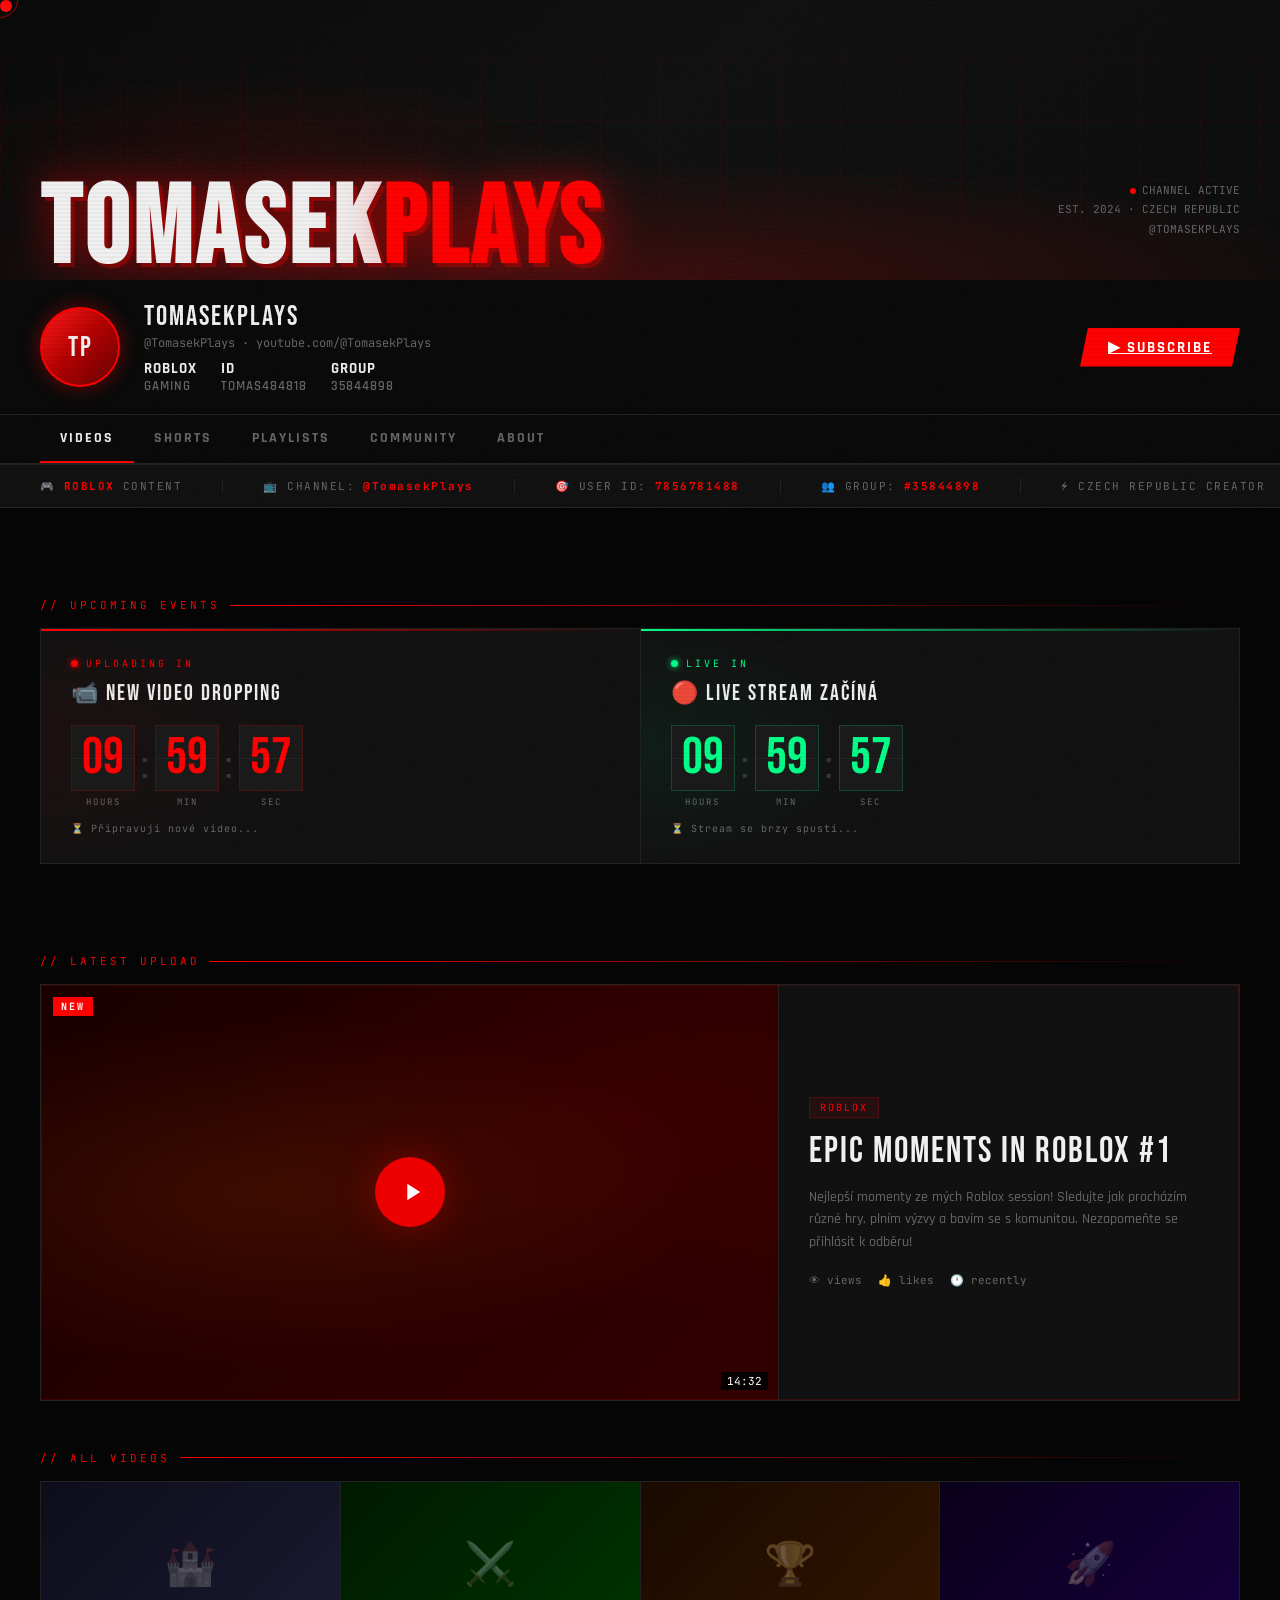
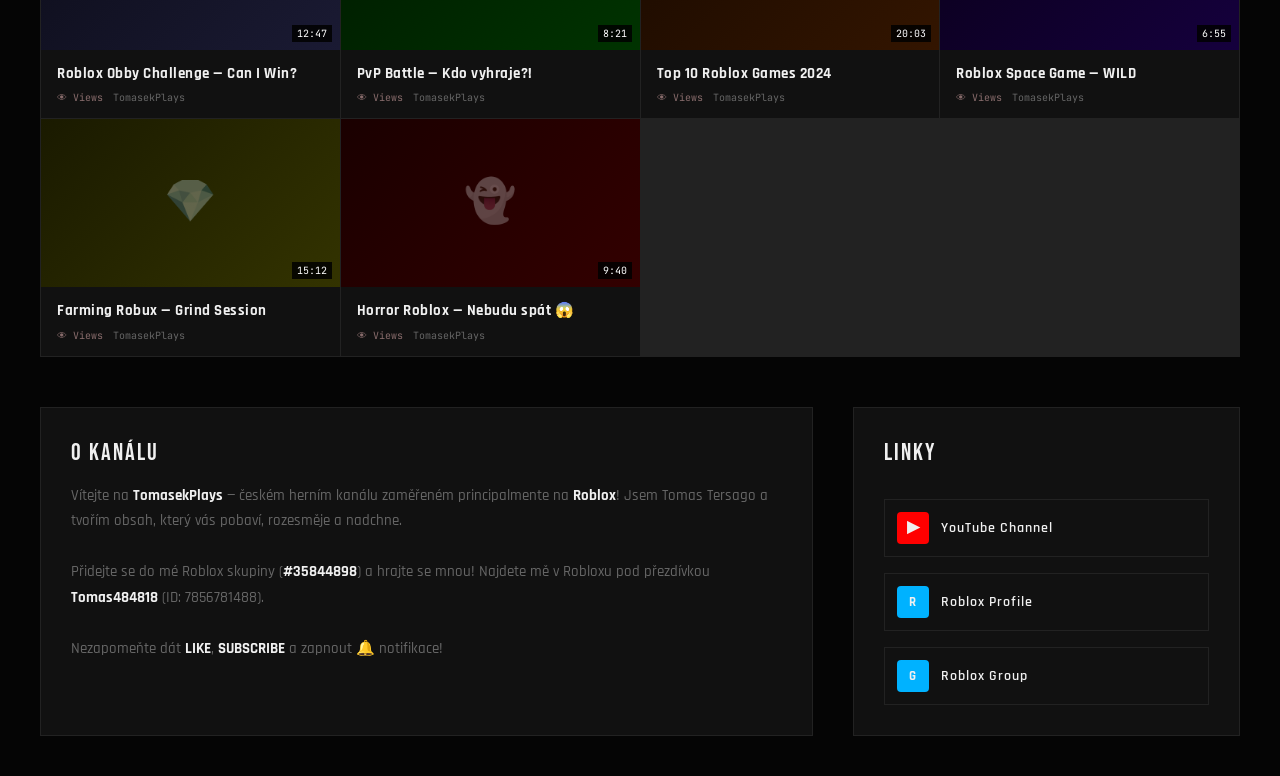
<file: YouTube.html>
<!DOCTYPE html>
<html lang="en">
<head>
<meta charset="UTF-8">
<meta name="viewport" content="width=device-width, initial-scale=1.0">
<title>TomasekPlays — YouTube</title>
<link href="https://fonts.googleapis.com/css2?family=Bebas+Neue&family=Rajdhani:wght@400;500;600;700&family=JetBrains+Mono:wght@400;700&display=swap" rel="stylesheet">
<style>
  :root {
    --red: #FF0000;
    --red-glow: #FF000066;
    --dark: #0a0a0a;
    --darker: #050505;
    --surface: #111111;
    --surface2: #1a1a1a;
    --border: #222;
    --text: #f0f0f0;
    --muted: #666;
    --accent: #FF3333;
    --gold: #FFD700;
  }

  * { margin: 0; padding: 0; box-sizing: border-box; }

  body {
    background: var(--darker);
    color: var(--text);
    font-family: 'Rajdhani', sans-serif;
    overflow-x: hidden;
    cursor: none;
  }

  /* Custom cursor */
  .cursor {
    position: fixed;
    width: 12px;
    height: 12px;
    background: var(--red);
    border-radius: 50%;
    pointer-events: none;
    z-index: 9999;
    transition: transform 0.1s ease;
    mix-blend-mode: screen;
  }
  .cursor-ring {
    position: fixed;
    width: 36px;
    height: 36px;
    border: 1px solid var(--red);
    border-radius: 50%;
    pointer-events: none;
    z-index: 9998;
    transition: transform 0.15s ease, width 0.2s, height 0.2s;
    opacity: 0.6;
  }

  /* Noise texture overlay */
  body::before {
    content: '';
    position: fixed;
    inset: 0;
    background-image: url("data:image/svg+xml,%3Csvg viewBox='0 0 256 256' xmlns='http://www.w3.org/2000/svg'%3E%3Cfilter id='noise'%3E%3CfeTurbulence type='fractalNoise' baseFrequency='0.9' numOctaves='4' stitchTiles='stitch'/%3E%3C/filter%3E%3Crect width='100%25' height='100%25' filter='url(%23noise)' opacity='0.04'/%3E%3C/svg%3E");
    pointer-events: none;
    z-index: 1000;
    opacity: 0.4;
  }

  /* Scanlines */
  body::after {
    content: '';
    position: fixed;
    inset: 0;
    background: repeating-linear-gradient(
      0deg,
      transparent,
      transparent 2px,
      rgba(0,0,0,0.03) 2px,
      rgba(0,0,0,0.03) 4px
    );
    pointer-events: none;
    z-index: 999;
  }

  /* ─── HEADER / BANNER ─── */
  .banner {
    position: relative;
    height: 280px;
    overflow: hidden;
    background: var(--dark);
  }

  .banner-bg {
    position: absolute;
    inset: 0;
    background:
      radial-gradient(ellipse 80% 60% at 50% 100%, rgba(255,0,0,0.18) 0%, transparent 70%),
      radial-gradient(ellipse 40% 40% at 20% 50%, rgba(255,0,0,0.08) 0%, transparent 60%),
      linear-gradient(135deg, #0a0a0a 0%, #111 50%, #0d0d0d 100%);
  }

  .banner-grid {
    position: absolute;
    inset: 0;
    background-image:
      linear-gradient(rgba(255,0,0,0.06) 1px, transparent 1px),
      linear-gradient(90deg, rgba(255,0,0,0.06) 1px, transparent 1px);
    background-size: 60px 60px;
    mask-image: linear-gradient(to bottom, transparent, black 30%, black 70%, transparent);
    animation: gridMove 20s linear infinite;
  }

  @keyframes gridMove {
    from { transform: translateY(0); }
    to { transform: translateY(60px); }
  }

  .banner-content {
    position: relative;
    z-index: 2;
    height: 100%;
    display: flex;
    align-items: flex-end;
    padding: 0 40px 0;
  }

  .banner-title {
    font-family: 'Bebas Neue', sans-serif;
    font-size: clamp(60px, 10vw, 110px);
    letter-spacing: 4px;
    line-height: 0.9;
    color: var(--text);
    text-shadow:
      0 0 40px rgba(255,0,0,0.5),
      0 0 80px rgba(255,0,0,0.2),
      4px 4px 0px rgba(255,0,0,0.3);
    animation: titleFlicker 8s ease-in-out infinite;
  }

  @keyframes titleFlicker {
    0%, 96%, 100% { opacity: 1; }
    97% { opacity: 0.85; }
    98% { opacity: 1; }
    99% { opacity: 0.9; }
  }

  .banner-title span { color: var(--red); }

  .banner-decoration {
    position: absolute;
    right: 40px;
    bottom: 40px;
    font-family: 'JetBrains Mono', monospace;
    font-size: 11px;
    color: var(--muted);
    text-align: right;
    line-height: 1.8;
  }

  .banner-decoration .live-dot {
    display: inline-block;
    width: 6px;
    height: 6px;
    background: var(--red);
    border-radius: 50%;
    margin-right: 6px;
    animation: pulse 1.5s ease-in-out infinite;
  }

  @keyframes pulse {
    0%, 100% { opacity: 1; box-shadow: 0 0 0 0 rgba(255,0,0,0.6); }
    50% { opacity: 0.7; box-shadow: 0 0 0 6px rgba(255,0,0,0); }
  }

  /* ─── CHANNEL INFO ─── */
  .channel-info {
    background: var(--dark);
    border-bottom: 1px solid var(--border);
    padding: 20px 40px;
    display: flex;
    align-items: center;
    gap: 24px;
    position: relative;
  }

  .avatar {
    width: 80px;
    height: 80px;
    border-radius: 50%;
    background: linear-gradient(135deg, var(--red) 0%, #660000 100%);
    display: flex;
    align-items: center;
    justify-content: center;
    font-family: 'Bebas Neue', sans-serif;
    font-size: 28px;
    letter-spacing: 2px;
    flex-shrink: 0;
    border: 2px solid var(--red);
    box-shadow: 0 0 20px var(--red-glow);
    position: relative;
    overflow: hidden;
  }

  .avatar::after {
    content: '';
    position: absolute;
    inset: 0;
    background: linear-gradient(135deg, rgba(255,255,255,0.1) 0%, transparent 50%);
    border-radius: 50%;
  }

  .channel-meta { flex: 1; }
  .channel-name {
    font-family: 'Bebas Neue', sans-serif;
    font-size: 28px;
    letter-spacing: 2px;
    color: var(--text);
  }
  .channel-handle {
    font-family: 'JetBrains Mono', monospace;
    font-size: 12px;
    color: var(--muted);
    margin-top: 2px;
  }
  .channel-stats {
    display: flex;
    gap: 24px;
    margin-top: 8px;
  }
  .stat {
    font-size: 13px;
    font-weight: 600;
    letter-spacing: 1px;
    color: var(--muted);
    text-transform: uppercase;
  }
  .stat strong {
    color: var(--text);
    font-size: 15px;
    display: block;
  }

  .sub-btn {
    background: var(--red);
    color: white;
    border: none;
    padding: 10px 28px;
    font-family: 'Rajdhani', sans-serif;
    font-size: 15px;
    font-weight: 700;
    letter-spacing: 2px;
    text-transform: uppercase;
    cursor: none;
    position: relative;
    overflow: hidden;
    transition: transform 0.1s ease, box-shadow 0.2s ease;
    clip-path: polygon(8px 0%, 100% 0%, calc(100% - 8px) 100%, 0% 100%);
  }

  .sub-btn:hover {
    transform: scale(1.04);
    box-shadow: 0 0 30px rgba(255,0,0,0.5);
  }

  .sub-btn::after {
    content: '';
    position: absolute;
    inset: 0;
    background: linear-gradient(90deg, transparent, rgba(255,255,255,0.2), transparent);
    transform: translateX(-100%);
    transition: transform 0.4s ease;
  }

  .sub-btn:hover::after { transform: translateX(100%); }

  /* ─── NAV TABS ─── */
  .nav-tabs {
    background: var(--dark);
    border-bottom: 1px solid var(--border);
    padding: 0 40px;
    display: flex;
    gap: 0;
  }

  .tab {
    font-family: 'Rajdhani', sans-serif;
    font-size: 14px;
    font-weight: 700;
    letter-spacing: 2px;
    text-transform: uppercase;
    padding: 14px 20px;
    color: var(--muted);
    cursor: none;
    border-bottom: 2px solid transparent;
    transition: color 0.2s, border-color 0.2s;
    position: relative;
  }

  .tab.active {
    color: var(--text);
    border-bottom-color: var(--red);
  }

  .tab:hover:not(.active) { color: var(--text); }

  /* ─── MAIN CONTENT ─── */
  .main {
    max-width: 1400px;
    margin: 0 auto;
    padding: 40px 40px;
  }

  /* ─── FEATURED / HERO VIDEO ─── */
  .featured {
    margin-bottom: 50px;
    position: relative;
  }

  .section-label {
    font-family: 'JetBrains Mono', monospace;
    font-size: 11px;
    color: var(--red);
    letter-spacing: 3px;
    text-transform: uppercase;
    margin-bottom: 16px;
    display: flex;
    align-items: center;
    gap: 10px;
  }

  .section-label::after {
    content: '';
    flex: 1;
    height: 1px;
    background: linear-gradient(to right, var(--red), transparent);
  }

  .featured-card {
    display: grid;
    grid-template-columns: 1.6fr 1fr;
    gap: 0;
    background: var(--surface);
    border: 1px solid var(--border);
    overflow: hidden;
    position: relative;
  }

  .featured-card::before {
    content: '';
    position: absolute;
    inset: 0;
    border: 1px solid rgba(255,0,0,0.15);
    pointer-events: none;
    z-index: 2;
  }

  .thumb-wrap {
    position: relative;
    aspect-ratio: 16/9;
    overflow: hidden;
    background: #000;
    cursor: none;
  }

  .thumb-placeholder {
    width: 100%;
    height: 100%;
    display: flex;
    align-items: center;
    justify-content: center;
    background: linear-gradient(135deg, #111 0%, #1a1a1a 100%);
    position: relative;
  }

  .play-icon {
    width: 70px;
    height: 70px;
    background: rgba(255,0,0,0.9);
    border-radius: 50%;
    display: flex;
    align-items: center;
    justify-content: center;
    transition: transform 0.2s ease, box-shadow 0.2s ease;
    box-shadow: 0 0 40px rgba(255,0,0,0.3);
    position: relative;
    z-index: 2;
  }

  .thumb-wrap:hover .play-icon {
    transform: scale(1.1);
    box-shadow: 0 0 60px rgba(255,0,0,0.6);
  }

  .play-icon svg { width: 28px; margin-left: 5px; fill: white; }

  .thumb-game-bg {
    position: absolute;
    inset: 0;
    background:
      radial-gradient(ellipse at 30% 50%, rgba(255,100,0,0.12) 0%, transparent 60%),
      radial-gradient(ellipse at 80% 30%, rgba(255,0,0,0.08) 0%, transparent 50%);
  }

  .thumb-label {
    position: absolute;
    top: 12px;
    left: 12px;
    background: var(--red);
    color: white;
    font-family: 'JetBrains Mono', monospace;
    font-size: 10px;
    font-weight: 700;
    letter-spacing: 2px;
    padding: 3px 8px;
    z-index: 3;
  }

  .thumb-duration {
    position: absolute;
    bottom: 10px;
    right: 10px;
    background: rgba(0,0,0,0.85);
    color: white;
    font-family: 'JetBrains Mono', monospace;
    font-size: 11px;
    padding: 2px 6px;
    z-index: 3;
  }

  .featured-info {
    padding: 30px;
    display: flex;
    flex-direction: column;
    justify-content: center;
    border-left: 1px solid var(--border);
  }

  .game-tag {
    font-family: 'JetBrains Mono', monospace;
    font-size: 10px;
    color: var(--red);
    letter-spacing: 2px;
    text-transform: uppercase;
    background: rgba(255,0,0,0.08);
    border: 1px solid rgba(255,0,0,0.2);
    padding: 3px 10px;
    display: inline-block;
    margin-bottom: 14px;
    width: fit-content;
  }

  .video-title {
    font-family: 'Bebas Neue', sans-serif;
    font-size: 36px;
    letter-spacing: 2px;
    line-height: 1.1;
    color: var(--text);
    margin-bottom: 14px;
  }

  .video-desc {
    font-size: 14px;
    color: var(--muted);
    line-height: 1.6;
    margin-bottom: 20px;
    font-weight: 500;
  }

  .video-meta {
    font-family: 'JetBrains Mono', monospace;
    font-size: 11px;
    color: var(--muted);
    display: flex;
    gap: 16px;
  }

  .video-meta span { display: flex; align-items: center; gap: 5px; }

  /* ─── VIDEO GRID ─── */
  .video-grid {
    display: grid;
    grid-template-columns: repeat(auto-fill, minmax(280px, 1fr));
    gap: 1px;
    background: var(--border);
    border: 1px solid var(--border);
    margin-bottom: 50px;
  }

  .video-card {
    background: var(--surface);
    cursor: none;
    position: relative;
    overflow: hidden;
    transition: z-index 0s;
  }

  .video-card:hover { z-index: 10; }
  .video-card:hover .card-thumb { filter: brightness(1.1); }
  .video-card:hover .card-overlay { opacity: 1; }

  .card-thumb {
    aspect-ratio: 16/9;
    background: var(--surface2);
    position: relative;
    overflow: hidden;
    transition: filter 0.2s ease;
  }

  .card-thumb-bg {
    width: 100%;
    height: 100%;
    display: flex;
    align-items: center;
    justify-content: center;
  }

  .card-overlay {
    position: absolute;
    inset: 0;
    background: rgba(255,0,0,0.12);
    opacity: 0;
    transition: opacity 0.2s ease;
    display: flex;
    align-items: center;
    justify-content: center;
  }

  .mini-play {
    width: 44px;
    height: 44px;
    background: rgba(255,0,0,0.9);
    border-radius: 50%;
    display: flex;
    align-items: center;
    justify-content: center;
  }

  .mini-play svg { width: 16px; margin-left: 3px; fill: white; }

  .card-dur {
    position: absolute;
    bottom: 8px;
    right: 8px;
    background: rgba(0,0,0,0.85);
    font-family: 'JetBrains Mono', monospace;
    font-size: 10px;
    color: white;
    padding: 2px 5px;
  }

  .card-body { padding: 14px 16px; }

  .card-title {
    font-family: 'Rajdhani', sans-serif;
    font-size: 15px;
    font-weight: 700;
    letter-spacing: 0.5px;
    color: var(--text);
    line-height: 1.3;
    margin-bottom: 8px;
    display: -webkit-box;
    -webkit-line-clamp: 2;
    -webkit-box-orient: vertical;
    overflow: hidden;
  }

  .card-meta {
    font-family: 'JetBrains Mono', monospace;
    font-size: 10px;
    color: var(--muted);
    display: flex;
    gap: 10px;
    flex-wrap: wrap;
  }

  .card-views { color: rgba(255,200,200,0.5); }

  /* ─── ABOUT / SIDEBAR SECTION ─── */
  .two-col {
    display: grid;
    grid-template-columns: 2fr 1fr;
    gap: 40px;
  }

  .about-box {
    background: var(--surface);
    border: 1px solid var(--border);
    padding: 30px;
  }

  .about-heading {
    font-family: 'Bebas Neue', sans-serif;
    font-size: 24px;
    letter-spacing: 2px;
    margin-bottom: 16px;
    color: var(--text);
  }

  .about-text {
    color: var(--muted);
    font-size: 15px;
    line-height: 1.7;
    font-weight: 500;
  }

  .about-text strong { color: var(--text); }

  .links-box {
    background: var(--surface);
    border: 1px solid var(--border);
    padding: 30px;
    display: flex;
    flex-direction: column;
    gap: 16px;
  }

  .link-item {
    display: flex;
    align-items: center;
    gap: 12px;
    padding: 12px;
    border: 1px solid var(--border);
    text-decoration: none;
    color: var(--text);
    font-weight: 600;
    letter-spacing: 1px;
    font-size: 14px;
    transition: border-color 0.2s, background 0.2s;
    cursor: none;
    position: relative;
    overflow: hidden;
  }

  .link-item::before {
    content: '';
    position: absolute;
    inset: 0;
    background: linear-gradient(90deg, rgba(255,0,0,0.05), transparent);
    transform: translateX(-100%);
    transition: transform 0.3s ease;
  }

  .link-item:hover { border-color: rgba(255,0,0,0.4); }
  .link-item:hover::before { transform: translateX(0); }

  .link-icon {
    width: 32px;
    height: 32px;
    border-radius: 4px;
    display: flex;
    align-items: center;
    justify-content: center;
    flex-shrink: 0;
    font-size: 16px;
  }

  .yt-icon { background: #FF0000; }
  .rb-icon { background: #00B2FF; }

  /* ─── STATS TICKER ─── */
  .stats-bar {
    background: var(--surface);
    border-top: 1px solid var(--border);
    border-bottom: 1px solid var(--border);
    overflow: hidden;
    margin-bottom: 50px;
    height: 44px;
    display: flex;
    align-items: center;
  }

  .ticker-track {
    display: flex;
    gap: 0;
    animation: ticker 20s linear infinite;
    white-space: nowrap;
  }

  @keyframes ticker {
    from { transform: translateX(0); }
    to { transform: translateX(-50%); }
  }

  .ticker-item {
    font-family: 'JetBrains Mono', monospace;
    font-size: 11px;
    color: var(--muted);
    letter-spacing: 1.5px;
    padding: 0 40px;
    border-right: 1px solid var(--border);
    display: flex;
    align-items: center;
    gap: 8px;
  }

  .ticker-item strong { color: var(--red); }

  /* ─── ANIMATIONS ON LOAD ─── */
  .fade-up {
    opacity: 0;
    transform: translateY(20px);
    animation: fadeUp 0.6s ease forwards;
  }

  @keyframes fadeUp {
    to { opacity: 1; transform: translateY(0); }
  }

  .featured { animation-delay: 0.1s; }

  /* Thumb color variations per video */
  .c1 { background: linear-gradient(135deg, #1a0000, #330000); }
  .c2 { background: linear-gradient(135deg, #0d0d1a, #1a1a33); }
  .c3 { background: linear-gradient(135deg, #001a00, #003300); }
  .c4 { background: linear-gradient(135deg, #1a0a00, #331500); }
  .c5 { background: linear-gradient(135deg, #0a001a, #15003d); }
  .c6 { background: linear-gradient(135deg, #1a1a00, #333300); }

  .thumb-icon {
    font-size: 42px;
    opacity: 0.3;
    filter: grayscale(0.5);
  }

  /* ─── COUNTDOWN BANNERS ─── */
  .countdown-row {
    display: grid;
    grid-template-columns: 1fr 1fr;
    gap: 1px;
    background: var(--border);
    border: 1px solid var(--border);
    margin-bottom: 50px;
  }

  .countdown-card {
    background: var(--surface);
    padding: 28px 30px;
    position: relative;
    overflow: hidden;
  }

  .countdown-card::before {
    content: '';
    position: absolute;
    top: 0; left: 0; right: 0;
    height: 2px;
  }

  .countdown-card.upload::before { background: linear-gradient(90deg, var(--red), transparent); }
  .countdown-card.live-card::before { background: linear-gradient(90deg, #00ff88, transparent); }

  .countdown-card .bg-glow {
    position: absolute;
    inset: 0;
    pointer-events: none;
  }

  .upload .bg-glow {
    background: radial-gradient(ellipse 60% 80% at 0% 50%, rgba(255,0,0,0.05) 0%, transparent 70%);
  }
  .live-card .bg-glow {
    background: radial-gradient(ellipse 60% 80% at 0% 50%, rgba(0,255,136,0.05) 0%, transparent 70%);
  }

  .cd-label {
    font-family: 'JetBrains Mono', monospace;
    font-size: 10px;
    letter-spacing: 3px;
    text-transform: uppercase;
    margin-bottom: 10px;
    display: flex;
    align-items: center;
    gap: 8px;
  }

  .upload .cd-label { color: var(--red); }
  .live-card .cd-label { color: #00ff88; }

  .cd-dot {
    width: 7px; height: 7px;
    border-radius: 50%;
    flex-shrink: 0;
    animation: pulse 1.5s ease-in-out infinite;
  }

  .upload .cd-dot { background: var(--red); box-shadow: 0 0 6px var(--red); }
  .live-card .cd-dot { background: #00ff88; box-shadow: 0 0 6px #00ff88;
    animation: pulseGreen 1.5s ease-in-out infinite; }

  @keyframes pulseGreen {
    0%,100% { opacity:1; box-shadow: 0 0 0 0 rgba(0,255,136,0.6); }
    50% { opacity:0.7; box-shadow: 0 0 0 6px rgba(0,255,136,0); }
  }

  .cd-title {
    font-family: 'Bebas Neue', sans-serif;
    font-size: 22px;
    letter-spacing: 2px;
    color: var(--text);
    margin-bottom: 18px;
  }

  .cd-digits {
    display: flex;
    align-items: flex-end;
    gap: 6px;
  }

  .cd-block {
    display: flex;
    flex-direction: column;
    align-items: center;
  }

  .cd-num {
    font-family: 'Bebas Neue', sans-serif;
    font-size: 52px;
    line-height: 1;
    min-width: 60px;
    text-align: center;
    background: var(--surface2);
    border: 1px solid var(--border);
    padding: 6px 10px;
    position: relative;
    overflow: hidden;
  }

  .upload .cd-num { color: var(--red); border-color: rgba(255,0,0,0.2); }
  .live-card .cd-num { color: #00ff88; border-color: rgba(0,255,136,0.2); }

  .cd-num::after {
    content: '';
    position: absolute;
    left: 0; right: 0;
    top: 50%;
    height: 1px;
    background: rgba(255,255,255,0.04);
  }

  .cd-unit {
    font-family: 'JetBrains Mono', monospace;
    font-size: 9px;
    letter-spacing: 2px;
    color: var(--muted);
    margin-top: 5px;
    text-transform: uppercase;
  }

  .cd-sep {
    font-family: 'Bebas Neue', sans-serif;
    font-size: 40px;
    color: var(--muted);
    margin-bottom: 18px;
    opacity: 0.4;
  }

  .cd-sub {
    margin-top: 14px;
    font-family: 'JetBrains Mono', monospace;
    font-size: 10px;
    color: var(--muted);
    letter-spacing: 1px;
  }

  /* ── CHANGE THE TIMER HERE ──────────────────────────────────────────
     Find the JS section at the bottom of the file.
     Look for these two lines:

       const UPLOAD_TARGET = new Date(Date.now() + 10 * 3600 * 1000);
       const LIVE_TARGET   = new Date(Date.now() + 10 * 3600 * 1000);

     Change the number before  * 3600 * 1000  to set hours.
     Example: for 5 hours → 5 * 3600 * 1000
     Or set an exact date like: new Date('2026-03-28T20:00:00')
  ─────────────────────────────────────────────────────────────────── */

  @media (max-width: 900px) {
    .featured-card { grid-template-columns: 1fr; }
    .featured-info { border-left: none; border-top: 1px solid var(--border); }
    .two-col { grid-template-columns: 1fr; }
    .channel-info { flex-wrap: wrap; }
    .banner-content { padding: 0 20px; }
    .main { padding: 30px 20px; }
    .nav-tabs { padding: 0 20px; overflow-x: auto; }
    .channel-info { padding: 20px; }
  }
</style>
</head>
<body>

<div class="cursor" id="cursor"></div>
<div class="cursor-ring" id="cursorRing"></div>

<!-- ─── BANNER ─── -->
<div class="banner">
  <div class="banner-bg"></div>
  <div class="banner-grid"></div>
  <div class="banner-content">
    <h1 class="banner-title">Tomasek<span>Plays</span></h1>
  </div>
  <div class="banner-decoration">
    <div><span class="live-dot"></span>CHANNEL ACTIVE</div>
    <div>EST. 2024 · CZECH REPUBLIC</div>
    <div>@TOMASEKPLAYS</div>
  </div>
</div>

<!-- ─── CHANNEL INFO ─── -->
<div class="channel-info">
  <div class="avatar">TP</div>
  <div class="channel-meta">
    <div class="channel-name">TomasekPlays</div>
    <div class="channel-handle">@TomasekPlays · youtube.com/@TomasekPlays</div>
    <div class="channel-stats">
      <div class="stat"><strong>ROBLOX</strong>Gaming</div>
      <div class="stat"><strong>ID</strong>Tomas484818</div>
      <div class="stat"><strong>GROUP</strong>35844898</div>
    </div>
  </div>
  <a href="https://www.youtube.com/@TomasekPlays" target="_blank" class="sub-btn">▶ SUBSCRIBE</a>
</div>

<!-- ─── NAV TABS ─── -->
<div class="nav-tabs">
  <div class="tab active">VIDEOS</div>
  <div class="tab">SHORTS</div>
  <div class="tab">PLAYLISTS</div>
  <div class="tab">COMMUNITY</div>
  <div class="tab">ABOUT</div>
</div>

<!-- ─── STATS TICKER ─── -->
<div class="stats-bar">
  <div class="ticker-track">
    <div class="ticker-item">🎮 <strong>ROBLOX</strong> CONTENT</div>
    <div class="ticker-item">📺 CHANNEL: <strong>@TomasekPlays</strong></div>
    <div class="ticker-item">🎯 USER ID: <strong>7856781488</strong></div>
    <div class="ticker-item">👥 GROUP: <strong>#35844898</strong></div>
    <div class="ticker-item">⚡ CZECH REPUBLIC CREATOR</div>
    <div class="ticker-item">🔥 NEW VIDEOS DROPPING</div>
    <!-- repeat for seamless loop -->
    <div class="ticker-item">🎮 <strong>ROBLOX</strong> CONTENT</div>
    <div class="ticker-item">📺 CHANNEL: <strong>@TomasekPlays</strong></div>
    <div class="ticker-item">🎯 USER ID: <strong>7856781488</strong></div>
    <div class="ticker-item">👥 GROUP: <strong>#35844898</strong></div>
    <div class="ticker-item">⚡ CZECH REPUBLIC CREATOR</div>
    <div class="ticker-item">🔥 NEW VIDEOS DROPPING</div>
  </div>
</div>

<!-- ─── COUNTDOWN TIMERS ─── -->
<div style="max-width:1400px;margin:0 auto;padding:40px 40px 0;">
  <div class="section-label">// UPCOMING EVENTS</div>
  <div class="countdown-row" style="margin-top:16px;">

    <!-- UPLOAD COUNTDOWN -->
    <div class="countdown-card upload">
      <div class="bg-glow"></div>
      <div class="cd-label"><span class="cd-dot"></span>UPLOADING IN</div>
      <div class="cd-title">📹 NEW VIDEO DROPPING</div>
      <div class="cd-digits">
        <div class="cd-block">
          <div class="cd-num" id="u-h">00</div>
          <div class="cd-unit">hours</div>
        </div>
        <div class="cd-sep">:</div>
        <div class="cd-block">
          <div class="cd-num" id="u-m">00</div>
          <div class="cd-unit">min</div>
        </div>
        <div class="cd-sep">:</div>
        <div class="cd-block">
          <div class="cd-num" id="u-s">00</div>
          <div class="cd-unit">sec</div>
        </div>
      </div>
      <div class="cd-sub" id="u-status">⏳ Připravuji nové video...</div>
    </div>

    <!-- LIVE COUNTDOWN -->
    <div class="countdown-card live-card">
      <div class="bg-glow"></div>
      <div class="cd-label"><span class="cd-dot"></span>LIVE IN</div>
      <div class="cd-title">🔴 LIVE STREAM ZAČÍNÁ</div>
      <div class="cd-digits">
        <div class="cd-block">
          <div class="cd-num" id="l-h">00</div>
          <div class="cd-unit">hours</div>
        </div>
        <div class="cd-sep">:</div>
        <div class="cd-block">
          <div class="cd-num" id="l-m">00</div>
          <div class="cd-unit">min</div>
        </div>
        <div class="cd-sep">:</div>
        <div class="cd-block">
          <div class="cd-num" id="l-s">00</div>
          <div class="cd-unit">sec</div>
        </div>
      </div>
      <div class="cd-sub" id="l-status">⏳ Stream se brzy spustí...</div>
    </div>

  </div>
</div>

<!-- ─── MAIN CONTENT ─── -->
<div class="main">

  <!-- FEATURED VIDEO -->
  <div class="featured fade-up">
    <div class="section-label">// LATEST UPLOAD</div>
    <div class="featured-card">
      <div class="thumb-wrap">
        <div class="thumb-placeholder c1">
          <div class="thumb-game-bg"></div>
          <div class="play-icon">
            <svg viewBox="0 0 24 24"><path d="M8 5v14l11-7z"/></svg>
          </div>
        </div>
        <div class="thumb-label">NEW</div>
        <div class="thumb-duration">14:32</div>
      </div>
      <div class="featured-info">
        <div class="game-tag">ROBLOX</div>
        <div class="video-title">EPIC MOMENTS IN ROBLOX #1</div>
        <div class="video-desc">
          Nejlepší momenty ze mých Roblox session! Sledujte jak procházím různé hry, 
          plním výzvy a bavím se s komunitou. Nezapomeňte se přihlásit k odběru!
        </div>
        <div class="video-meta">
          <span>👁 views</span>
          <span>👍 likes</span>
          <span>🕐 recently</span>
        </div>
      </div>
    </div>
  </div>

  <!-- VIDEO GRID -->
  <div class="section-label">// ALL VIDEOS</div>
  <div class="video-grid" style="margin-top:16px;">

    <div class="video-card">
      <div class="card-thumb">
        <div class="card-thumb-bg c2"><span class="thumb-icon">🏰</span></div>
        <div class="card-overlay"><div class="mini-play"><svg viewBox="0 0 24 24"><path d="M8 5v14l11-7z"/></svg></div></div>
        <div class="card-dur">12:47</div>
      </div>
      <div class="card-body">
        <div class="card-title">Roblox Obby Challenge — Can I Win?</div>
        <div class="card-meta"><span class="card-views">👁 Views</span><span>TomasekPlays</span></div>
      </div>
    </div>

    <div class="video-card">
      <div class="card-thumb">
        <div class="card-thumb-bg c3"><span class="thumb-icon">⚔️</span></div>
        <div class="card-overlay"><div class="mini-play"><svg viewBox="0 0 24 24"><path d="M8 5v14l11-7z"/></svg></div></div>
        <div class="card-dur">8:21</div>
      </div>
      <div class="card-body">
        <div class="card-title">PvP Battle — Kdo vyhraje?!</div>
        <div class="card-meta"><span class="card-views">👁 Views</span><span>TomasekPlays</span></div>
      </div>
    </div>

    <div class="video-card">
      <div class="card-thumb">
        <div class="card-thumb-bg c4"><span class="thumb-icon">🏆</span></div>
        <div class="card-overlay"><div class="mini-play"><svg viewBox="0 0 24 24"><path d="M8 5v14l11-7z"/></svg></div></div>
        <div class="card-dur">20:03</div>
      </div>
      <div class="card-body">
        <div class="card-title">Top 10 Roblox Games 2024</div>
        <div class="card-meta"><span class="card-views">👁 Views</span><span>TomasekPlays</span></div>
      </div>
    </div>

    <div class="video-card">
      <div class="card-thumb">
        <div class="card-thumb-bg c5"><span class="thumb-icon">🚀</span></div>
        <div class="card-overlay"><div class="mini-play"><svg viewBox="0 0 24 24"><path d="M8 5v14l11-7z"/></svg></div></div>
        <div class="card-dur">6:55</div>
      </div>
      <div class="card-body">
        <div class="card-title">Roblox Space Game — WILD</div>
        <div class="card-meta"><span class="card-views">👁 Views</span><span>TomasekPlays</span></div>
      </div>
    </div>

    <div class="video-card">
      <div class="card-thumb">
        <div class="card-thumb-bg c6"><span class="thumb-icon">💎</span></div>
        <div class="card-overlay"><div class="mini-play"><svg viewBox="0 0 24 24"><path d="M8 5v14l11-7z"/></svg></div></div>
        <div class="card-dur">15:12</div>
      </div>
      <div class="card-body">
        <div class="card-title">Farming Robux — Grind Session</div>
        <div class="card-meta"><span class="card-views">👁 Views</span><span>TomasekPlays</span></div>
      </div>
    </div>

    <div class="video-card">
      <div class="card-thumb">
        <div class="card-thumb-bg c1"><span class="thumb-icon">👻</span></div>
        <div class="card-overlay"><div class="mini-play"><svg viewBox="0 0 24 24"><path d="M8 5v14l11-7z"/></svg></div></div>
        <div class="card-dur">9:40</div>
      </div>
      <div class="card-body">
        <div class="card-title">Horror Roblox — Nebudu spát 😱</div>
        <div class="card-meta"><span class="card-views">👁 Views</span><span>TomasekPlays</span></div>
      </div>
    </div>

  </div>

  <!-- ABOUT + LINKS -->
  <div class="two-col">
    <div class="about-box">
      <div class="about-heading">O KANÁLU</div>
      <p class="about-text">
        Vítejte na <strong>TomasekPlays</strong> — českém herním kanálu zaměřeném principalmente na 
        <strong>Roblox</strong>! Jsem Tomas Tersago a tvořím obsah, který vás pobaví, 
        rozesměje a nadchne.<br><br>
        Přidejte se do mé Roblox skupiny (<strong>#35844898</strong>) a hrajte se mnou!
        Najdete mě v Robloxu pod přezdívkou <strong>Tomas484818</strong> (ID: 7856781488).
        <br><br>
        Nezapomeňte dát <strong>LIKE</strong>, <strong>SUBSCRIBE</strong> a zapnout 🔔 notifikace!
      </p>
    </div>
    <div class="links-box">
      <div class="about-heading">LINKY</div>
      <a href="https://www.youtube.com/@TomasekPlays" target="_blank" class="link-item">
        <div class="link-icon yt-icon">▶</div>
        YouTube Channel
      </a>
      <a href="https://www.roblox.com/users/7856781488/profile" target="_blank" class="link-item">
        <div class="link-icon rb-icon" style="font-size:13px;font-weight:700;">R</div>
        Roblox Profile
      </a>
      <a href="https://www.roblox.com/groups/35844898" target="_blank" class="link-item">
        <div class="link-icon rb-icon" style="font-size:13px;font-weight:700;">G</div>
        Roblox Group
      </a>
    </div>
  </div>

</div>

<script>
  // ══════════════════════════════════════════════════════════
  // ▼▼▼  ZDE NASTAV ČAS TIMERU  ▼▼▼
  //
  //  Změň číslo hodin (10) na kolik chceš:
  //    10 * 3600 * 1000  →  countdown 10 hodin od teď
  //
  //  Nebo zadej přesné datum/čas takto:
  //    new Date('2026-03-28T20:00:00')   ← rok-měsíc-denThodina:minuta:sekunda
  //
  const UPLOAD_TARGET = new Date(Date.now() + 10 * 3600 * 1000); // ← UPLOAD: změň "10"
  const LIVE_TARGET   = new Date(Date.now() + 10 * 3600 * 1000); // ← LIVE:   změň "10"
  //
  // ▲▲▲  KONEC NASTAVENÍ  ▲▲▲
  // ══════════════════════════════════════════════════════════

  function pad(n) { return String(Math.max(0,n)).padStart(2,'0'); }

  function updateCountdown(target, hEl, mEl, sEl, statusEl, doneUpload, doneLive) {
    const now  = Date.now();
    const diff = target - now;
    if (diff <= 0) {
      hEl.textContent = '00';
      mEl.textContent = '00';
      sEl.textContent = '00';
      statusEl.textContent = doneLive ? '🔴 LIVE PRÁVĚ TEĎ!' : '✅ VIDEO JE VENKU!';
      statusEl.style.color = doneLive ? '#00ff88' : '#ff4444';
      return;
    }
    const h = Math.floor(diff / 3600000);
    const m = Math.floor((diff % 3600000) / 60000);
    const s = Math.floor((diff % 60000) / 1000);
    hEl.textContent = pad(h);
    mEl.textContent = pad(m);
    sEl.textContent = pad(s);
  }

  function tick() {
    updateCountdown(UPLOAD_TARGET,
      document.getElementById('u-h'),
      document.getElementById('u-m'),
      document.getElementById('u-s'),
      document.getElementById('u-status'),
      false, false);
    updateCountdown(LIVE_TARGET,
      document.getElementById('l-h'),
      document.getElementById('l-m'),
      document.getElementById('l-s'),
      document.getElementById('l-status'),
      false, true);
  }
  tick();
  setInterval(tick, 1000);

  // Custom cursor
  const cursor = document.getElementById('cursor');
  const ring = document.getElementById('cursorRing');
  let mx = 0, my = 0, rx = 0, ry = 0;

  document.addEventListener('mousemove', e => {
    mx = e.clientX; my = e.clientY;
    cursor.style.left = (mx - 6) + 'px';
    cursor.style.top = (my - 6) + 'px';
  });

  function animateRing() {
    rx += (mx - rx - 18) * 0.12;
    ry += (my - ry - 18) * 0.12;
    ring.style.left = rx + 'px';
    ring.style.top = ry + 'px';
    requestAnimationFrame(animateRing);
  }
  animateRing();

  // Tab switching
  document.querySelectorAll('.tab').forEach(tab => {
    tab.addEventListener('click', () => {
      document.querySelectorAll('.tab').forEach(t => t.classList.remove('active'));
      tab.classList.add('active');
    });
  });

  // Hover cursor scale
  document.querySelectorAll('a, button, .tab, .video-card, .sub-btn').forEach(el => {
    el.addEventListener('mouseenter', () => {
      cursor.style.transform = 'scale(2)';
      ring.style.width = '50px';
      ring.style.height = '50px';
    });
    el.addEventListener('mouseleave', () => {
      cursor.style.transform = 'scale(1)';
      ring.style.width = '36px';
      ring.style.height = '36px';
    });
  });
</script>
</body>
</html>
</file>
